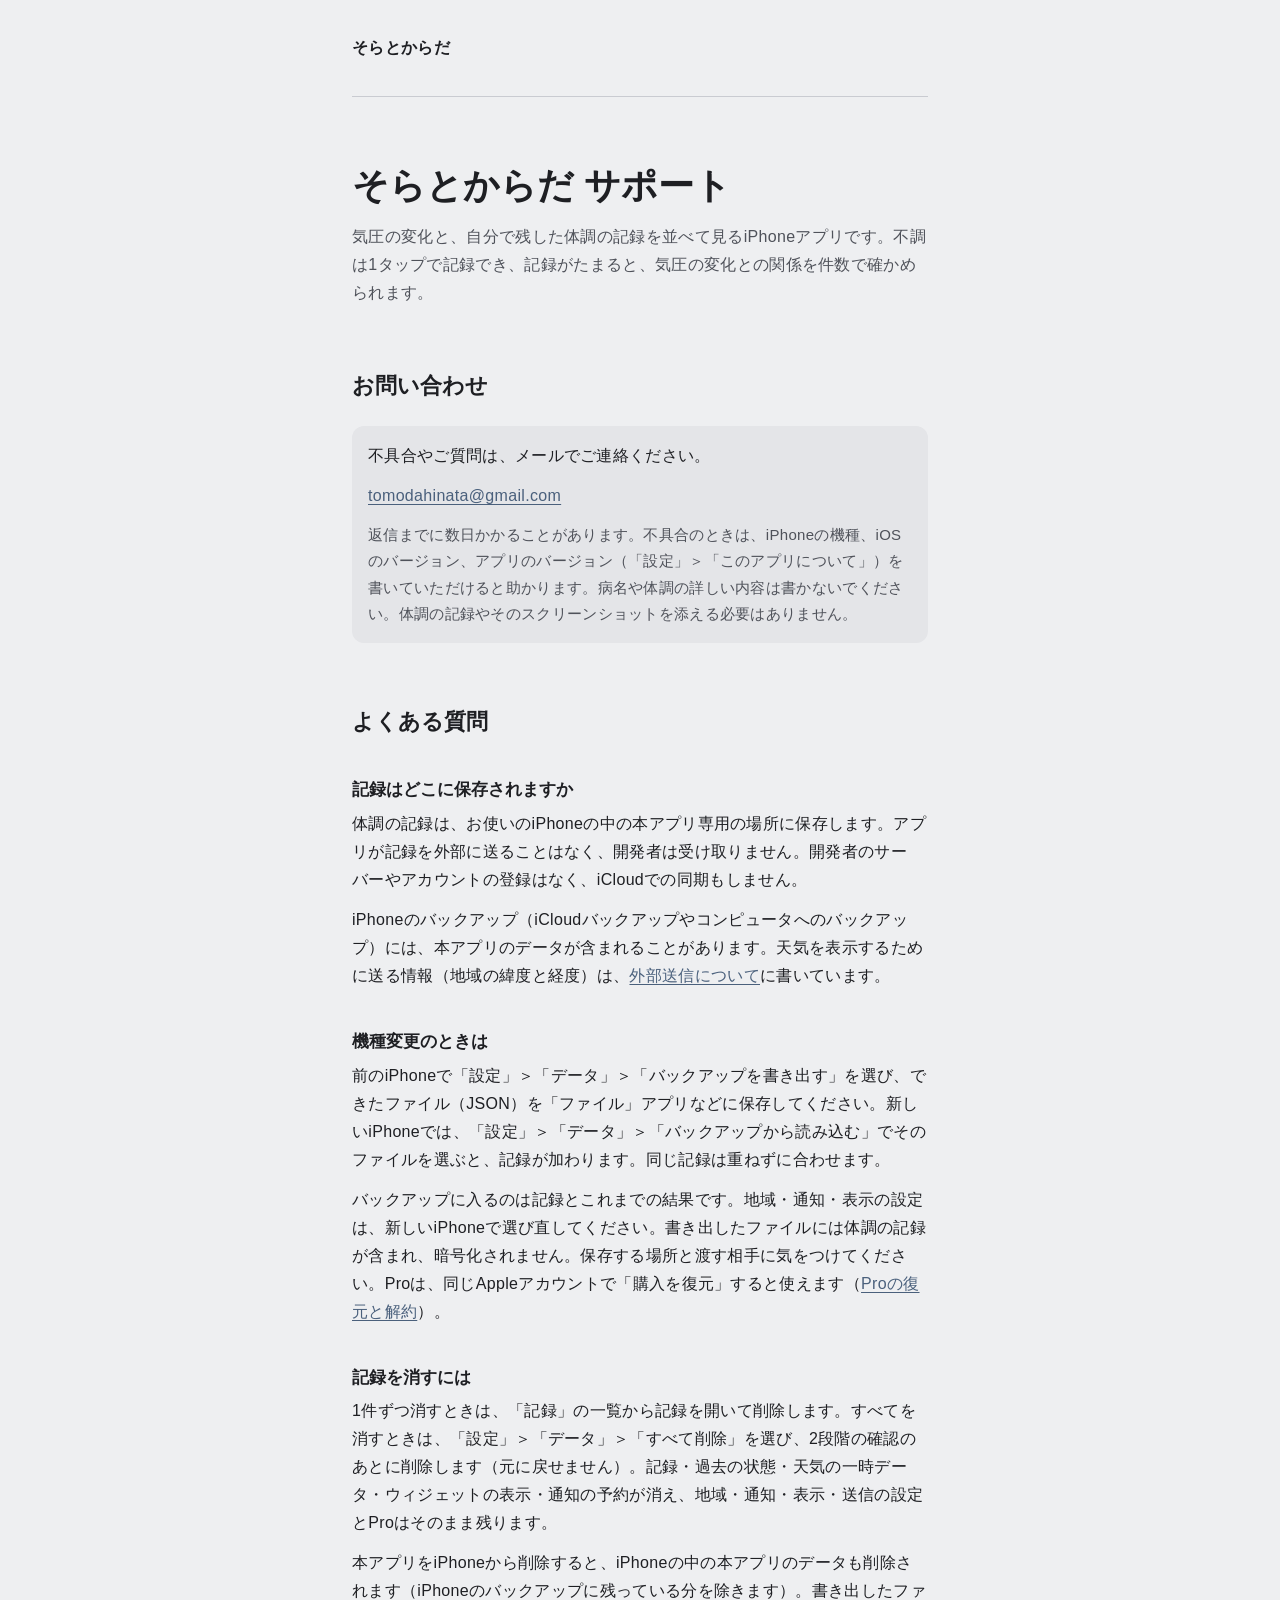
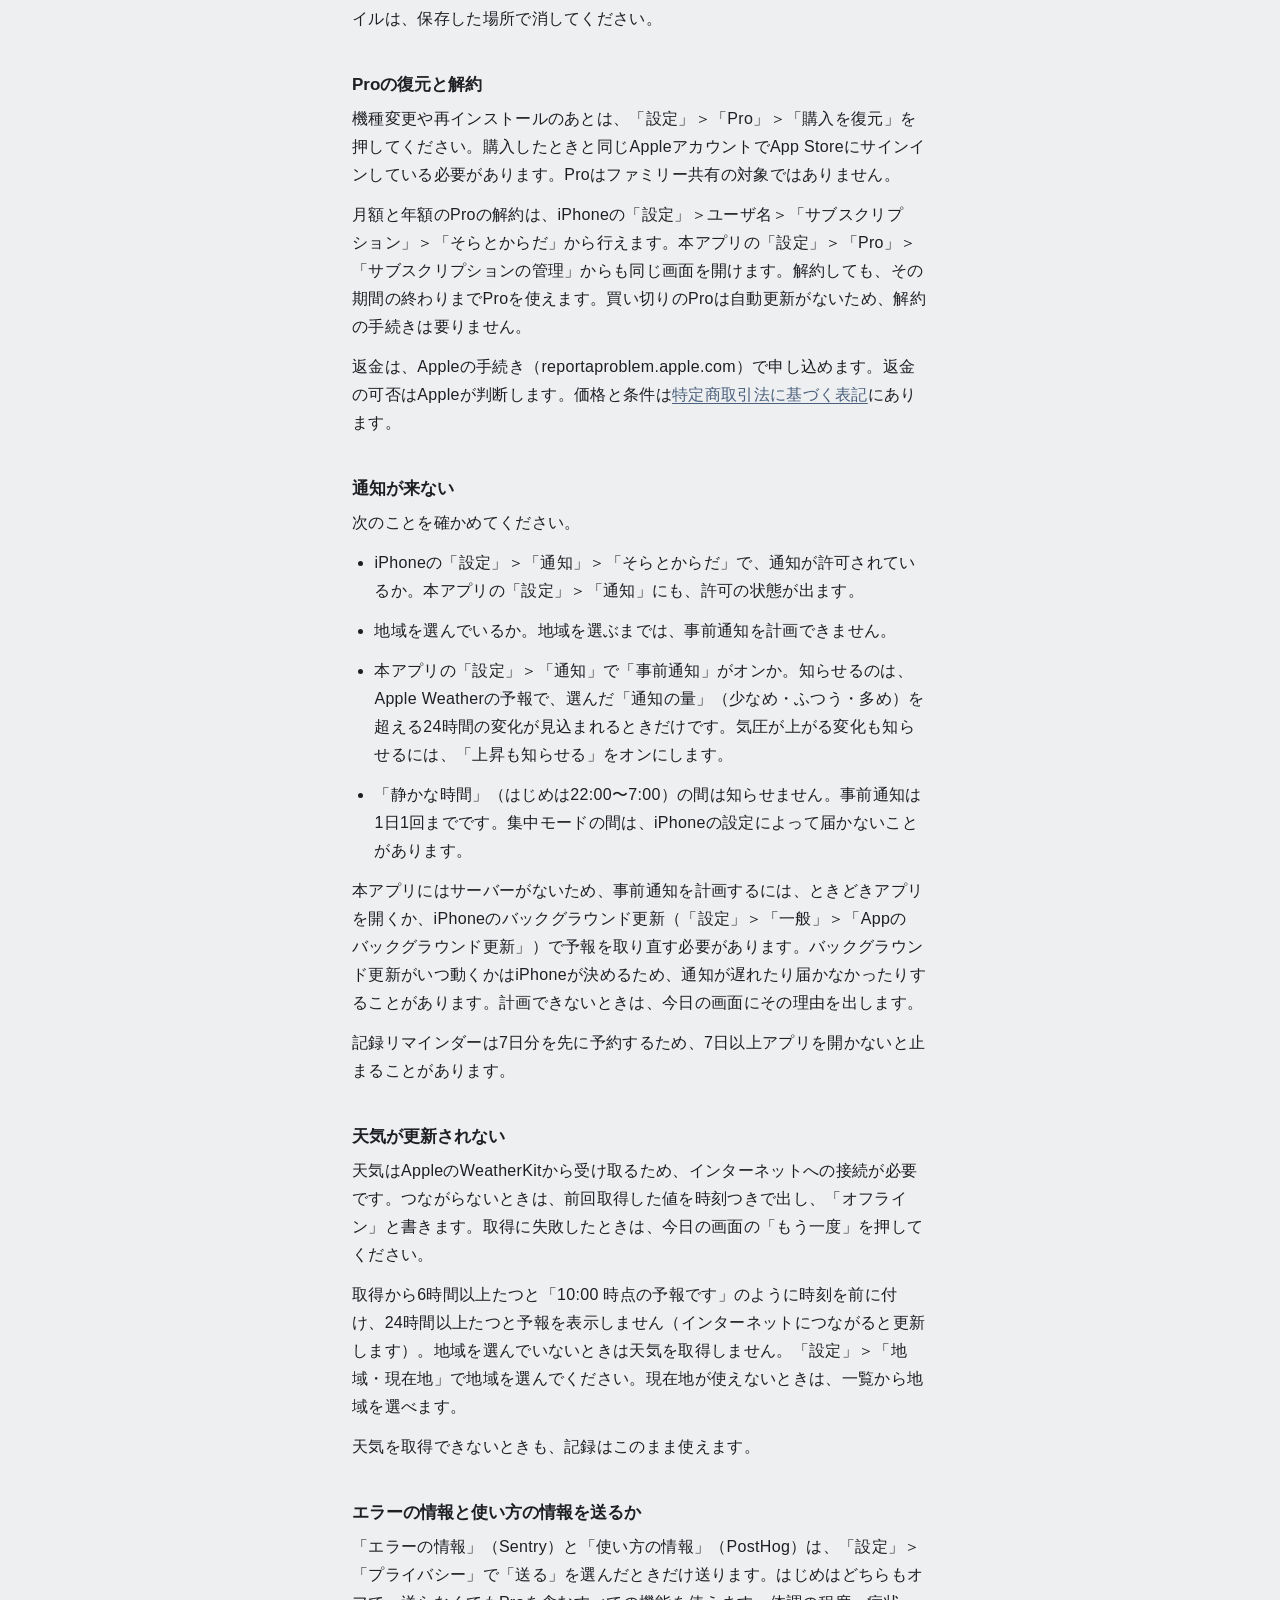
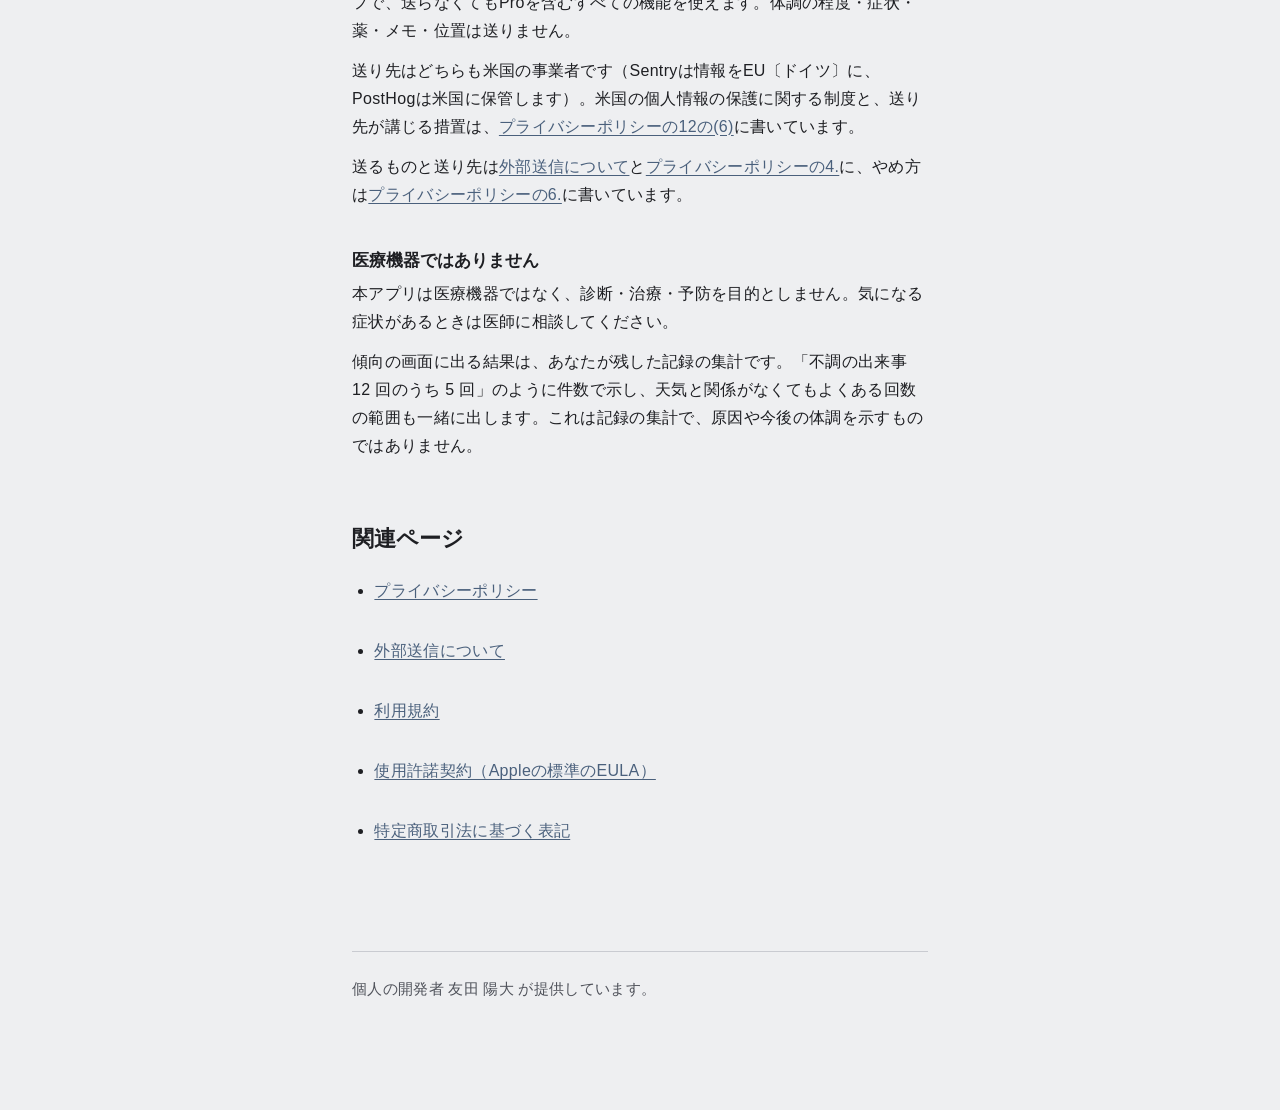
<file: index.html>
<!doctype html>
<html lang="ja">
<head>
<meta charset="utf-8">
<meta name="viewport" content="width=device-width, initial-scale=1">
<title>そらとからだ サポート</title>
<meta name="description" content="iPhoneアプリ「そらとからだ」のよくある質問と問い合わせ先です。">
<link rel="stylesheet" href="style.css">
</head>
<body>
<a class="skip" href="#main">本文へ移動</a>
<div class="page">
<header>
<a class="home" href="./">そらとからだ</a>
</header>
<main id="main">
<h1>そらとからだ サポート</h1>
<p class="lead">気圧の変化と、自分で残した体調の記録を並べて見るiPhoneアプリです。不調は1タップで記録でき、記録がたまると、気圧の変化との関係を件数で確かめられます。</p>

<h2 id="contact">お問い合わせ</h2>
<div class="contact">
<p>不具合やご質問は、メールでご連絡ください。</p>
<p><a href="mailto:tomodahinata@gmail.com">tomodahinata@gmail.com</a></p>
<p class="meta">返信までに数日かかることがあります。不具合のときは、iPhoneの機種、iOSのバージョン、アプリのバージョン（「設定」＞「このアプリについて」）を書いていただけると助かります。病名や体調の詳しい内容は書かないでください。体調の記録やそのスクリーンショットを添える必要はありません。</p>
</div>

<h2 id="faq">よくある質問</h2>

<h3 id="data">記録はどこに保存されますか</h3>
<p>体調の記録は、お使いのiPhoneの中の本アプリ専用の場所に保存します。アプリが記録を外部に送ることはなく、開発者は受け取りません。開発者のサーバーやアカウントの登録はなく、iCloudでの同期もしません。</p>
<p>iPhoneのバックアップ（iCloudバックアップやコンピュータへのバックアップ）には、本アプリのデータが含まれることがあります。天気を表示するために送る情報（地域の緯度と経度）は、<a href="external-transmission/">外部送信について</a>に書いています。</p>

<h3 id="new-iphone">機種変更のときは</h3>
<p>前のiPhoneで「設定」＞「データ」＞「バックアップを書き出す」を選び、できたファイル（JSON）を「ファイル」アプリなどに保存してください。新しいiPhoneでは、「設定」＞「データ」＞「バックアップから読み込む」でそのファイルを選ぶと、記録が加わります。同じ記録は重ねずに合わせます。</p>
<p>バックアップに入るのは記録とこれまでの結果です。地域・通知・表示の設定は、新しいiPhoneで選び直してください。書き出したファイルには体調の記録が含まれ、暗号化されません。保存する場所と渡す相手に気をつけてください。Proは、同じAppleアカウントで「購入を復元」すると使えます（<a href="#pro">Proの復元と解約</a>）。</p>

<h3 id="delete">記録を消すには</h3>
<p>1件ずつ消すときは、「記録」の一覧から記録を開いて削除します。すべてを消すときは、「設定」＞「データ」＞「すべて削除」を選び、2段階の確認のあとに削除します（元に戻せません）。記録・過去の状態・天気の一時データ・ウィジェットの表示・通知の予約が消え、地域・通知・表示・送信の設定とProはそのまま残ります。</p>
<p>本アプリをiPhoneから削除すると、iPhoneの中の本アプリのデータも削除されます（iPhoneのバックアップに残っている分を除きます）。書き出したファイルは、保存した場所で消してください。</p>

<h3 id="pro">Proの復元と解約</h3>
<p>機種変更や再インストールのあとは、「設定」＞「Pro」＞「購入を復元」を押してください。購入したときと同じAppleアカウントでApp Storeにサインインしている必要があります。Proはファミリー共有の対象ではありません。</p>
<p>月額と年額のProの解約は、iPhoneの「設定」＞ユーザ名＞「サブスクリプション」＞「そらとからだ」から行えます。本アプリの「設定」＞「Pro」＞「サブスクリプションの管理」からも同じ画面を開けます。解約しても、その期間の終わりまでProを使えます。買い切りのProは自動更新がないため、解約の手続きは要りません。</p>
<p>返金は、Appleの手続き（reportaproblem.apple.com）で申し込めます。返金の可否はAppleが判断します。価格と条件は<a href="tokushoho/">特定商取引法に基づく表記</a>にあります。</p>

<h3 id="notifications">通知が来ない</h3>
<p>次のことを確かめてください。</p>
<ul>
<li>iPhoneの「設定」＞「通知」＞「そらとからだ」で、通知が許可されているか。本アプリの「設定」＞「通知」にも、許可の状態が出ます。</li>
<li>地域を選んでいるか。地域を選ぶまでは、事前通知を計画できません。</li>
<li>本アプリの「設定」＞「通知」で「事前通知」がオンか。知らせるのは、Apple Weatherの予報で、選んだ「通知の量」（少なめ・ふつう・多め）を超える24時間の変化が見込まれるときだけです。気圧が上がる変化も知らせるには、「上昇も知らせる」をオンにします。</li>
<li>「静かな時間」（はじめは22:00〜7:00）の間は知らせません。事前通知は1日1回までです。集中モードの間は、iPhoneの設定によって届かないことがあります。</li>
</ul>
<p>本アプリにはサーバーがないため、事前通知を計画するには、ときどきアプリを開くか、iPhoneのバックグラウンド更新（「設定」＞「一般」＞「Appのバックグラウンド更新」）で予報を取り直す必要があります。バックグラウンド更新がいつ動くかはiPhoneが決めるため、通知が遅れたり届かなかったりすることがあります。計画できないときは、今日の画面にその理由を出します。</p>
<p>記録リマインダーは7日分を先に予約するため、7日以上アプリを開かないと止まることがあります。</p>

<h3 id="weather">天気が更新されない</h3>
<p>天気はAppleのWeatherKitから受け取るため、インターネットへの接続が必要です。つながらないときは、前回取得した値を時刻つきで出し、「オフライン」と書きます。取得に失敗したときは、今日の画面の「もう一度」を押してください。</p>
<p>取得から6時間以上たつと「10:00 時点の予報です」のように時刻を前に付け、24時間以上たつと予報を表示しません（インターネットにつながると更新します）。地域を選んでいないときは天気を取得しません。「設定」＞「地域・現在地」で地域を選んでください。現在地が使えないときは、一覧から地域を選べます。</p>
<p>天気を取得できないときも、記録はこのまま使えます。</p>

<h3 id="telemetry">エラーの情報と使い方の情報を送るか</h3>
<p>「エラーの情報」（Sentry）と「使い方の情報」（PostHog）は、「設定」＞「プライバシー」で「送る」を選んだときだけ送ります。はじめはどちらもオフで、送らなくてもProを含むすべての機能を使えます。体調の程度・症状・薬・メモ・位置は送りません。</p>
<p>送り先はどちらも米国の事業者です（Sentryは情報をEU〔ドイツ〕に、PostHogは米国に保管します）。米国の個人情報の保護に関する制度と、送り先が講じる措置は、<a href="privacy/#foreign">プライバシーポリシーの12の(6)</a>に書いています。</p>
<p>送るものと送り先は<a href="external-transmission/">外部送信について</a>と<a href="privacy/#sending">プライバシーポリシーの4.</a>に、やめ方は<a href="privacy/#choices">プライバシーポリシーの6.</a>に書いています。</p>

<h3 id="medical">医療機器ではありません</h3>
<p>本アプリは医療機器ではなく、診断・治療・予防を目的としません。気になる症状があるときは医師に相談してください。</p>
<p>傾向の画面に出る結果は、あなたが残した記録の集計です。「不調の出来事 12 回のうち 5 回」のように件数で示し、天気と関係がなくてもよくある回数の範囲も一緒に出します。これは記録の集計で、原因や今後の体調を示すものではありません。</p>

<h2 id="related">関連ページ</h2>
<ul class="related">
<li><a href="privacy/">プライバシーポリシー</a></li>
<li><a href="external-transmission/">外部送信について</a></li>
<li><a href="terms/">利用規約</a></li>
<li><a href="https://www.apple.com/legal/internet-services/itunes/dev/stdeula/">使用許諾契約（Appleの標準のEULA）</a></li>
<li><a href="tokushoho/">特定商取引法に基づく表記</a></li>
</ul>

<footer><p class="meta">個人の開発者 友田 陽大 が提供しています。</p></footer>
</main>
</div>
</body>
</html>
</file>
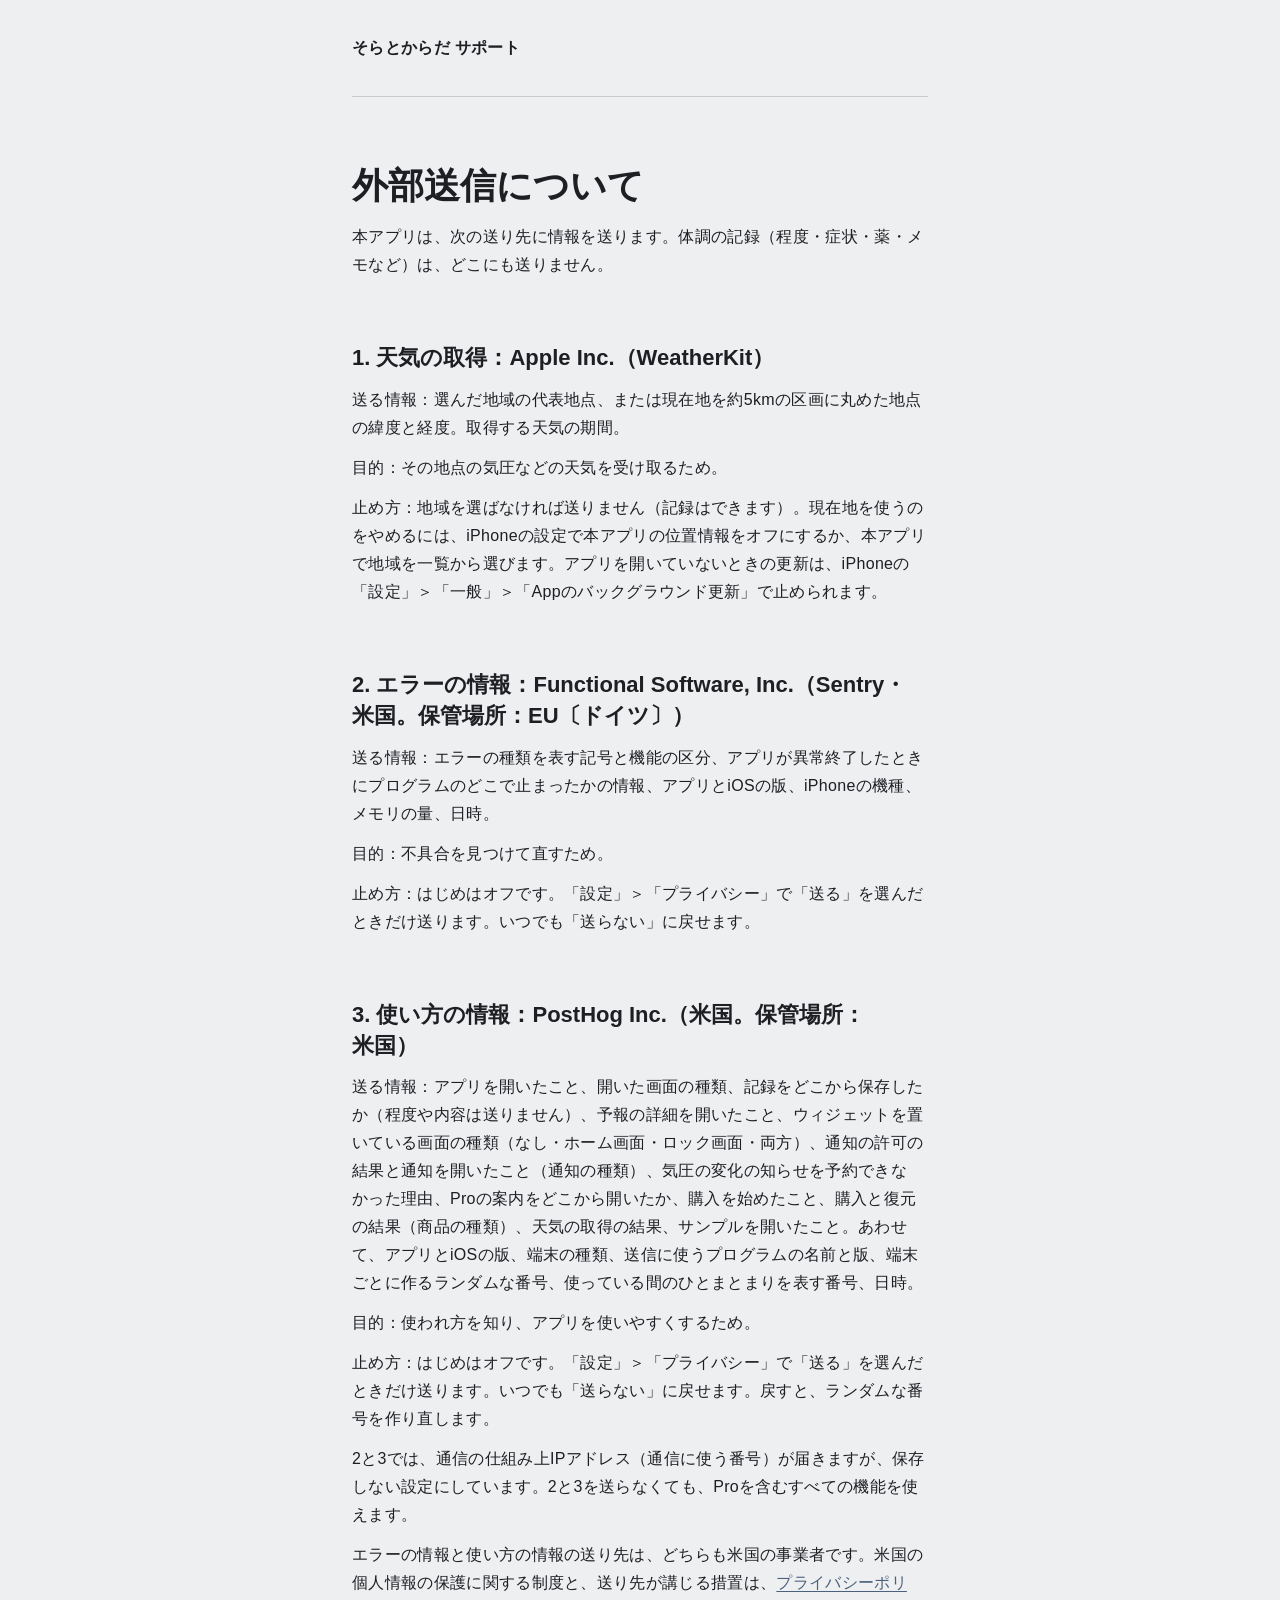
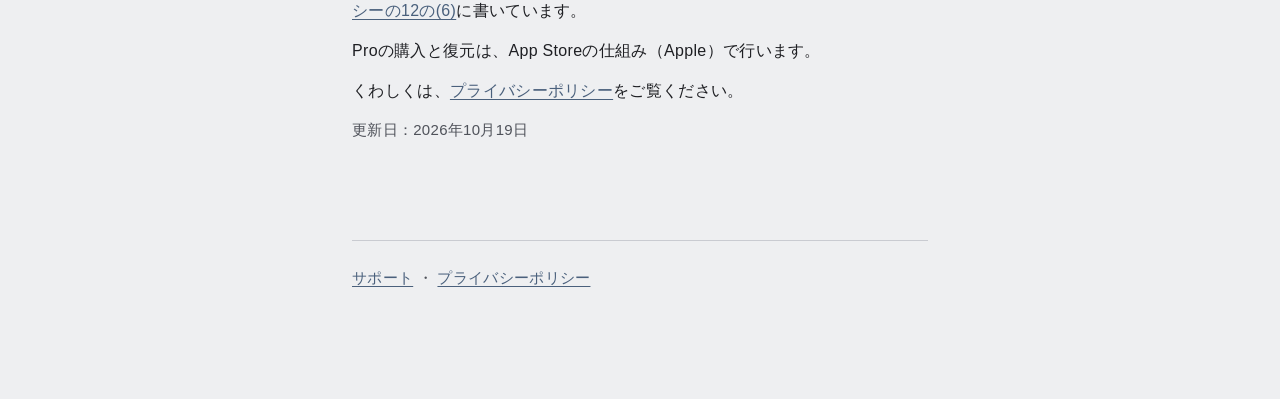
<file: external-transmission/index.html>
<!doctype html>
<html lang="ja">
<head>
<meta charset="utf-8">
<meta name="viewport" content="width=device-width, initial-scale=1">
<title>外部送信について | そらとからだ</title>
<meta name="description" content="iPhoneアプリ「そらとからだ」が外部に送る情報と送り先、止め方の一覧です。">
<link rel="stylesheet" href="../style.css">
</head>
<body>
<a class="skip" href="#main">本文へ移動</a>
<div class="page">
<header>
<a class="home" href="../">そらとからだ サポート</a>
</header>
<main id="main">
<h1>外部送信について</h1>
<p>本アプリは、次の送り先に情報を送ります。体調の記録（程度・症状・薬・メモなど）は、どこにも送りません。</p>

<h2 id="apple">1. 天気の取得：Apple Inc.（WeatherKit）</h2>
<p>送る情報：選んだ地域の代表地点、または現在地を約5kmの区画に丸めた地点の緯度と経度。取得する天気の期間。</p>
<p>目的：その地点の気圧などの天気を受け取るため。</p>
<p>止め方：地域を選ばなければ送りません（記録はできます）。現在地を使うのをやめるには、iPhoneの設定で本アプリの位置情報をオフにするか、本アプリで地域を一覧から選びます。アプリを開いていないときの更新は、iPhoneの「設定」＞「一般」＞「Appのバックグラウンド更新」で止められます。</p>

<h2 id="sentry">2. エラーの情報：Functional Software, Inc.（Sentry・米国。保管場所：EU〔ドイツ〕）</h2>
<p>送る情報：エラーの種類を表す記号と機能の区分、アプリが異常終了したときにプログラムのどこで止まったかの情報、アプリとiOSの版、iPhoneの機種、メモリの量、日時。</p>
<p>目的：不具合を見つけて直すため。</p>
<p>止め方：はじめはオフです。「設定」＞「プライバシー」で「送る」を選んだときだけ送ります。いつでも「送らない」に戻せます。</p>

<h2 id="posthog">3. 使い方の情報：PostHog Inc.（米国。保管場所：米国）</h2>
<p>送る情報：アプリを開いたこと、開いた画面の種類、記録をどこから保存したか（程度や内容は送りません）、予報の詳細を開いたこと、ウィジェットを置いている画面の種類（なし・ホーム画面・ロック画面・両方）、通知の許可の結果と通知を開いたこと（通知の種類）、気圧の変化の知らせを予約できなかった理由、Proの案内をどこから開いたか、購入を始めたこと、購入と復元の結果（商品の種類）、天気の取得の結果、サンプルを開いたこと。あわせて、アプリとiOSの版、端末の種類、送信に使うプログラムの名前と版、端末ごとに作るランダムな番号、使っている間のひとまとまりを表す番号、日時。</p>
<p>目的：使われ方を知り、アプリを使いやすくするため。</p>
<p>止め方：はじめはオフです。「設定」＞「プライバシー」で「送る」を選んだときだけ送ります。いつでも「送らない」に戻せます。戻すと、ランダムな番号を作り直します。</p>
<p>2と3では、通信の仕組み上IPアドレス（通信に使う番号）が届きますが、保存しない設定にしています。2と3を送らなくても、Proを含むすべての機能を使えます。</p>
<p>エラーの情報と使い方の情報の送り先は、どちらも米国の事業者です。米国の個人情報の保護に関する制度と、送り先が講じる措置は、<a href="../privacy/#foreign">プライバシーポリシーの12の(6)</a>に書いています。</p>
<p>Proの購入と復元は、App Storeの仕組み（Apple）で行います。</p>
<p>くわしくは、<a href="../privacy/">プライバシーポリシー</a>をご覧ください。</p>
<p class="meta">更新日：2026年10月19日</p>

<footer><p class="meta"><a href="../">サポート</a> ・ <a href="../privacy/">プライバシーポリシー</a></p></footer>
</main>
</div>
</body>
</html>
</file>
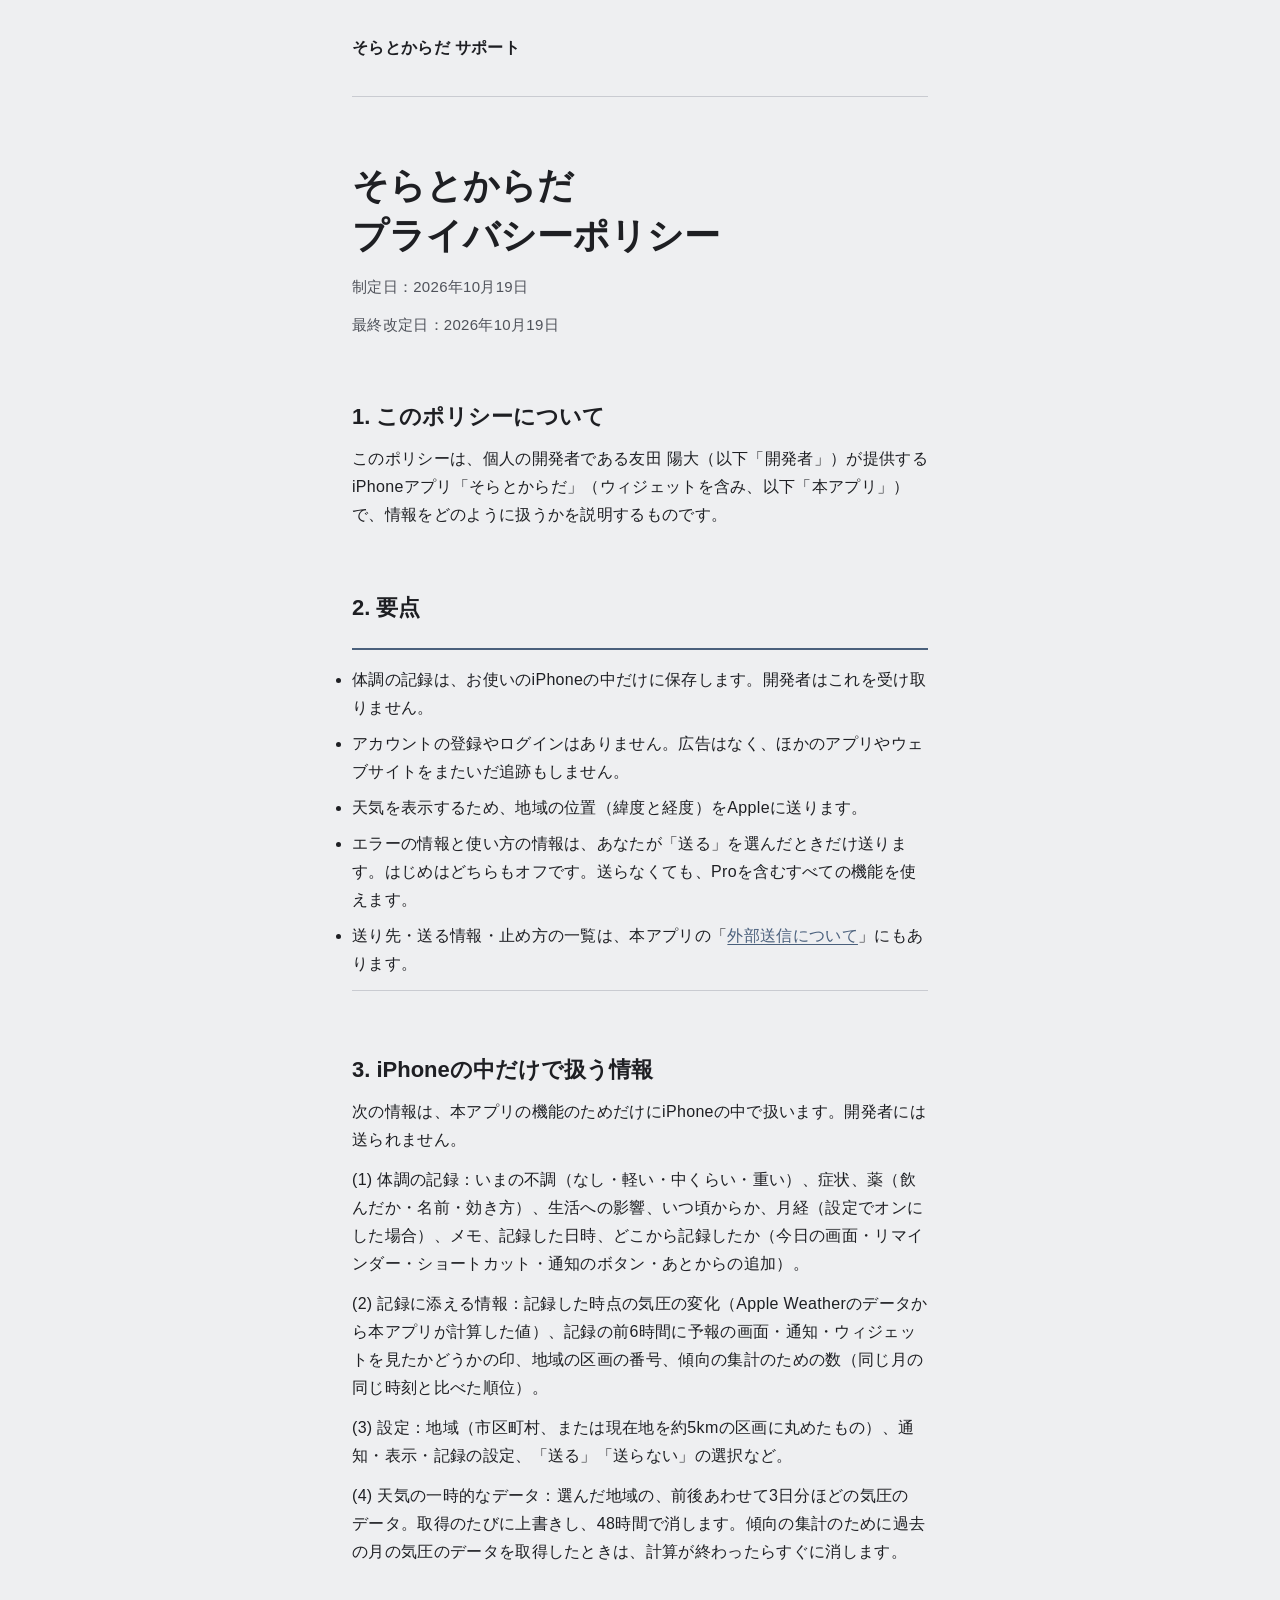
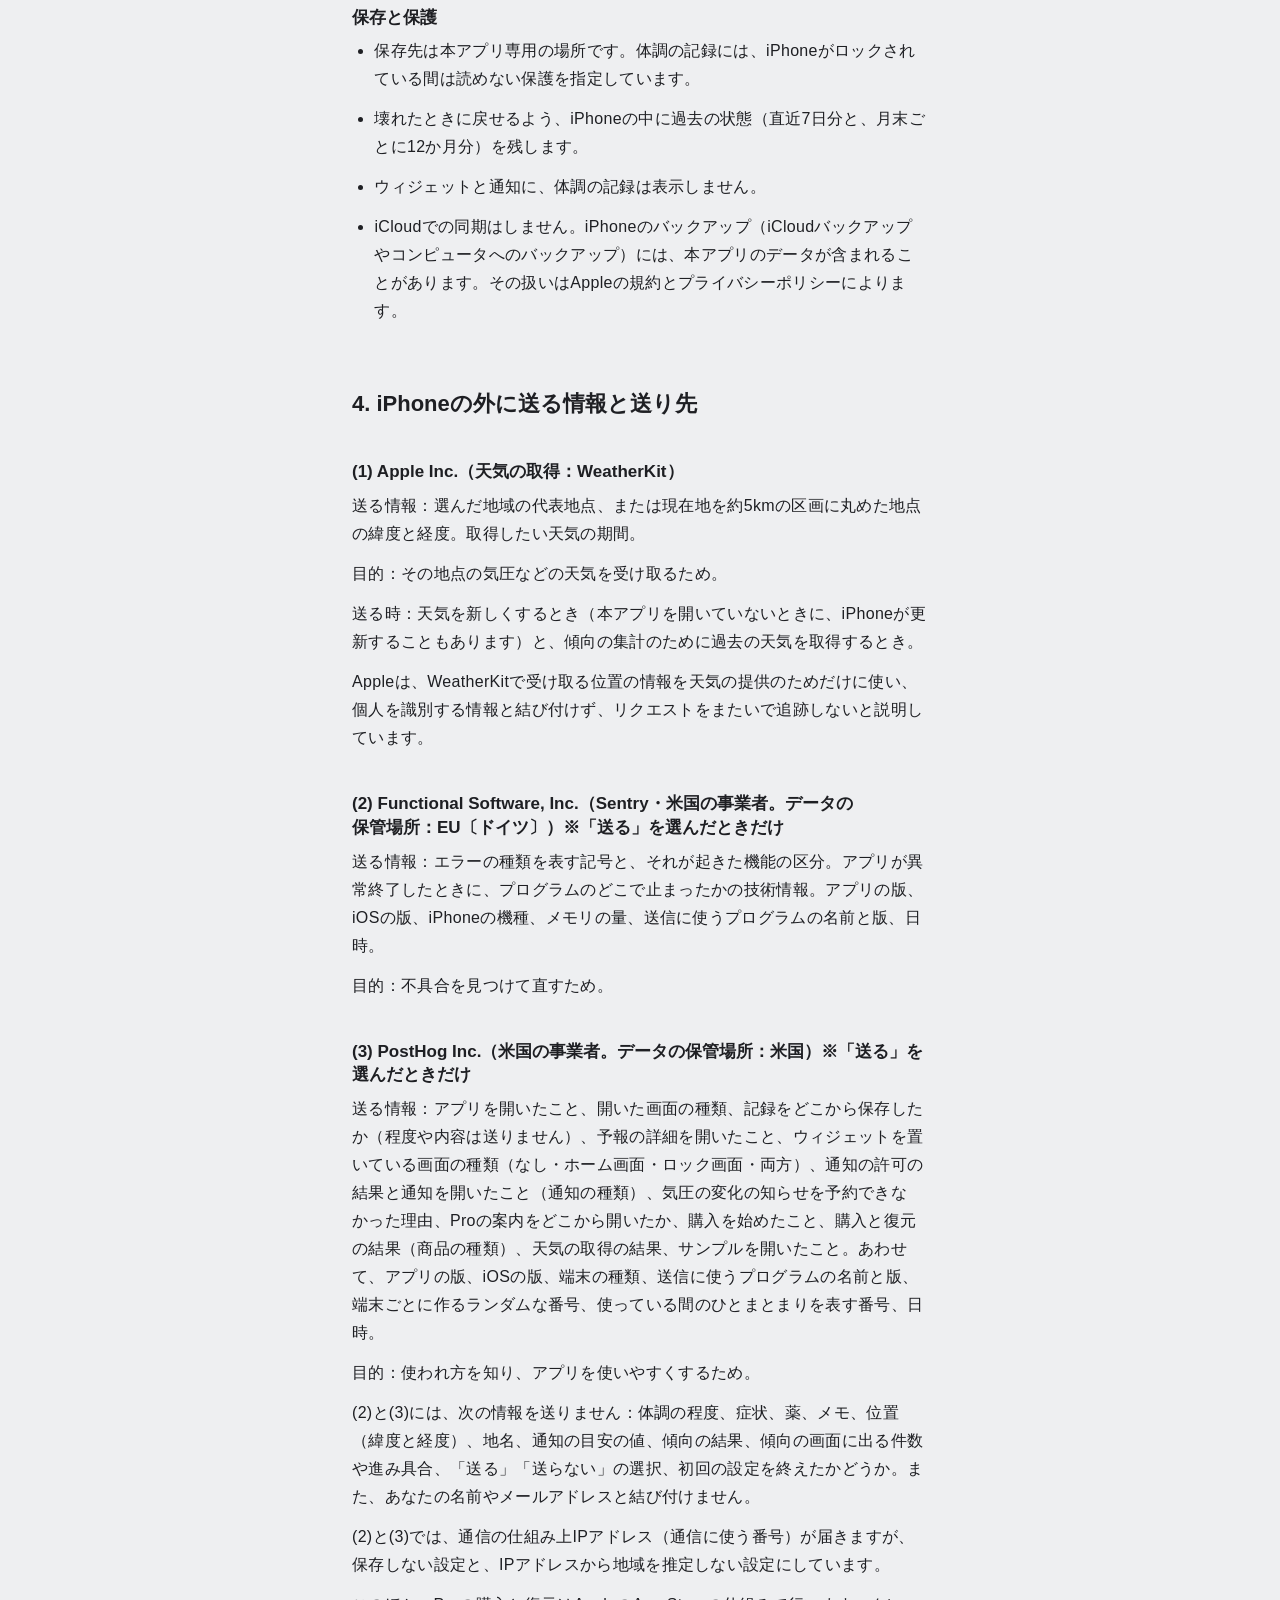
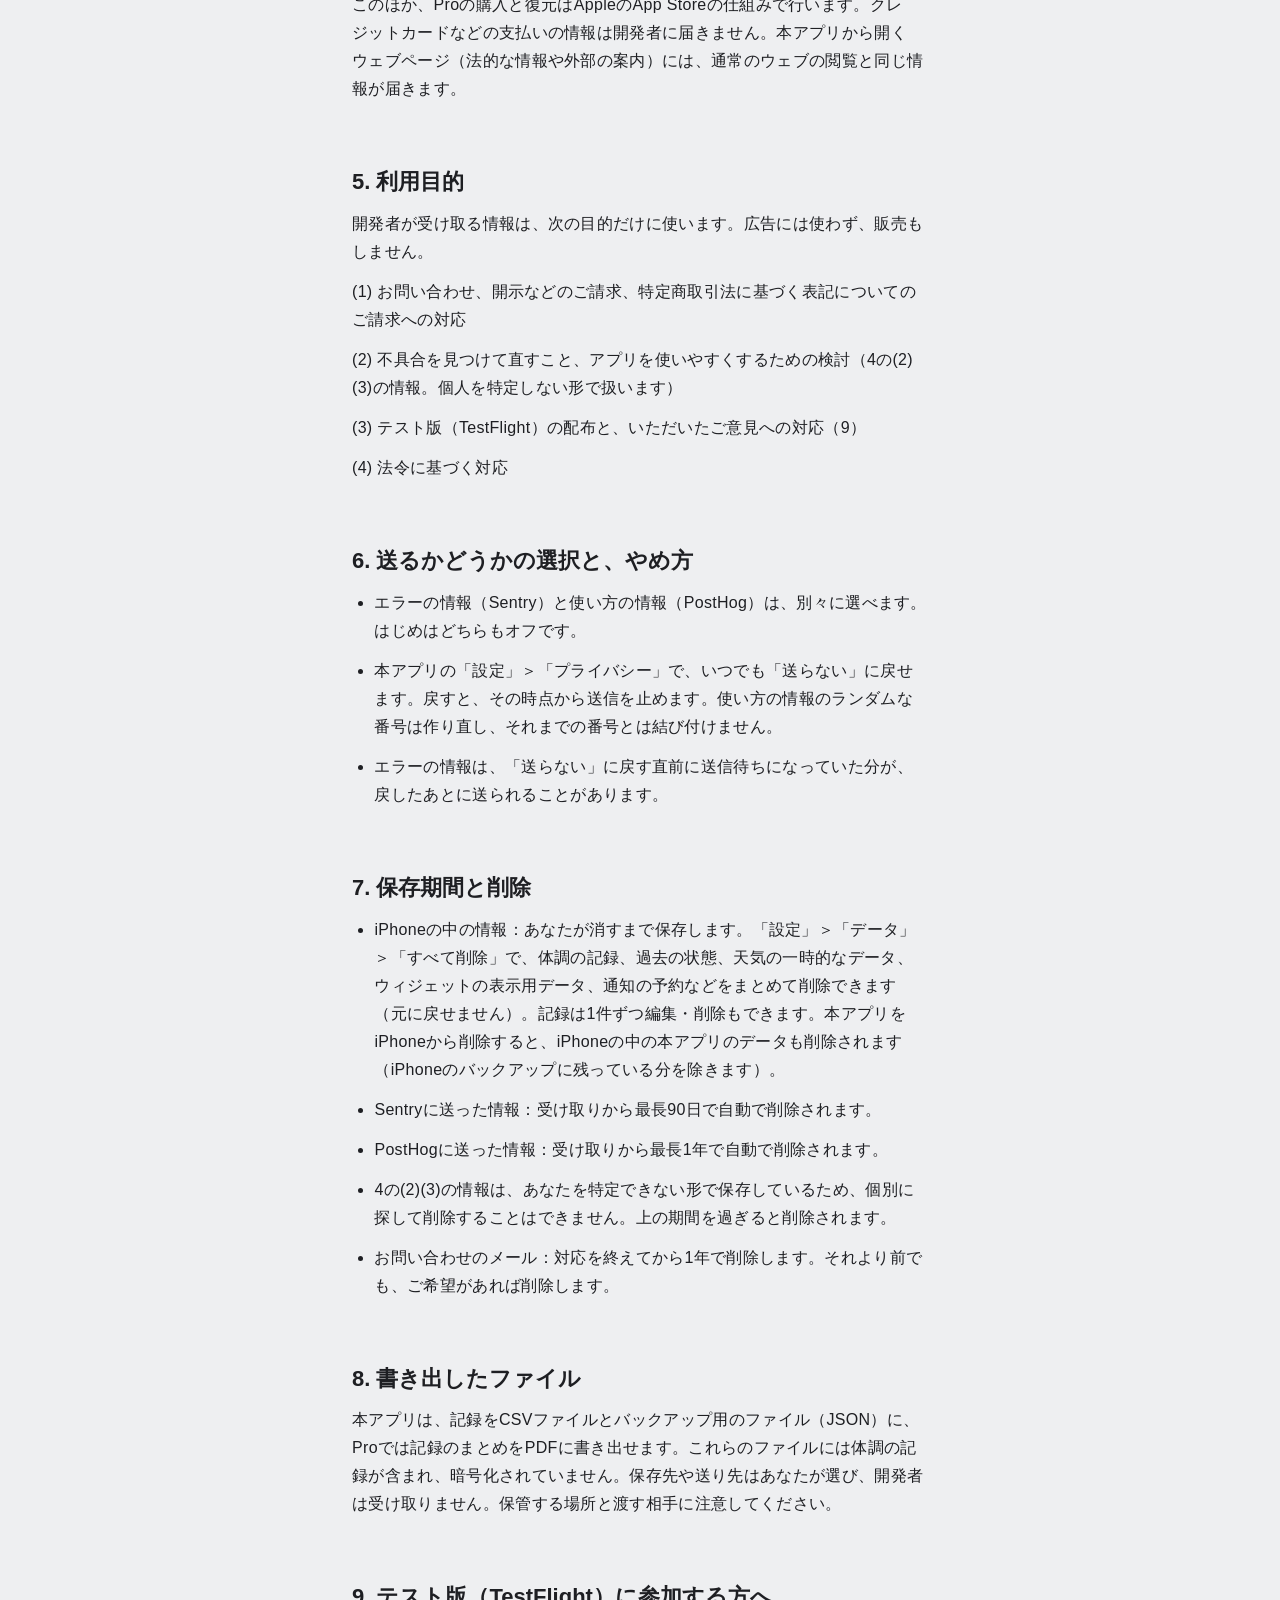
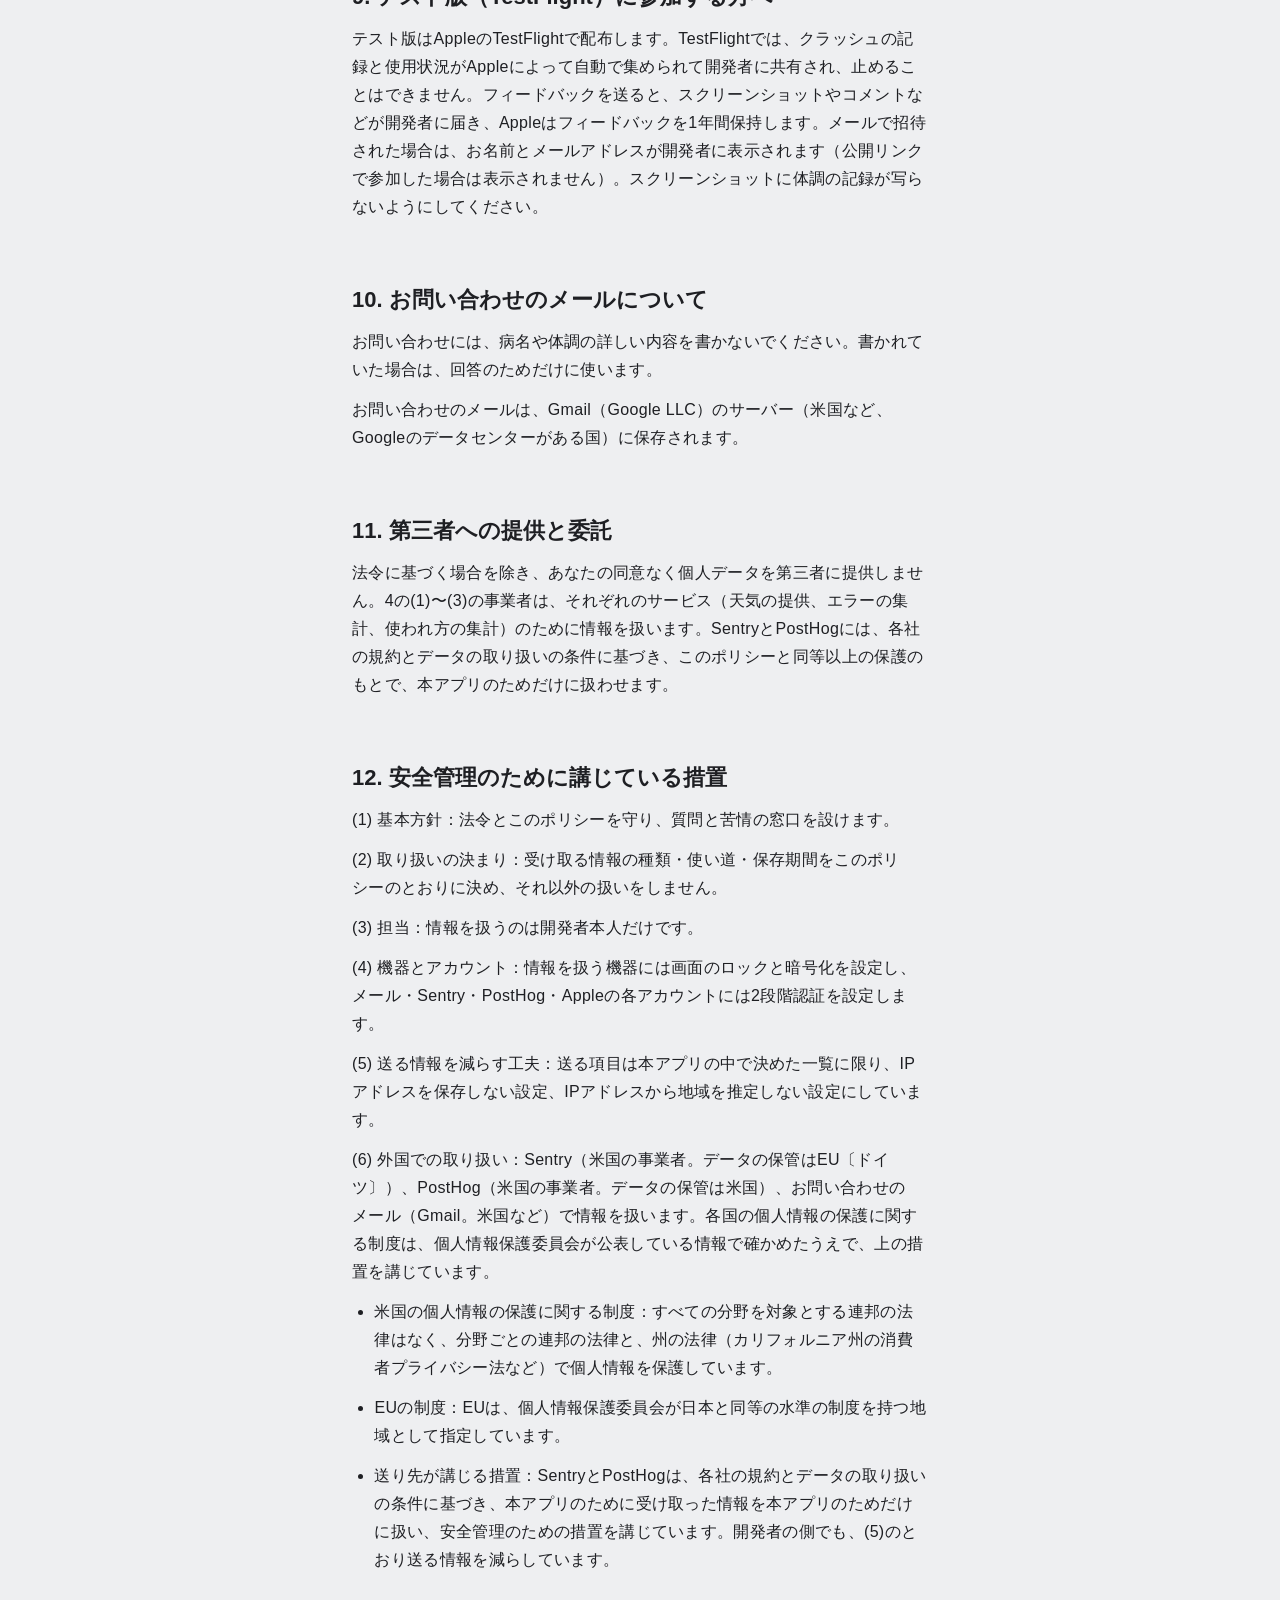
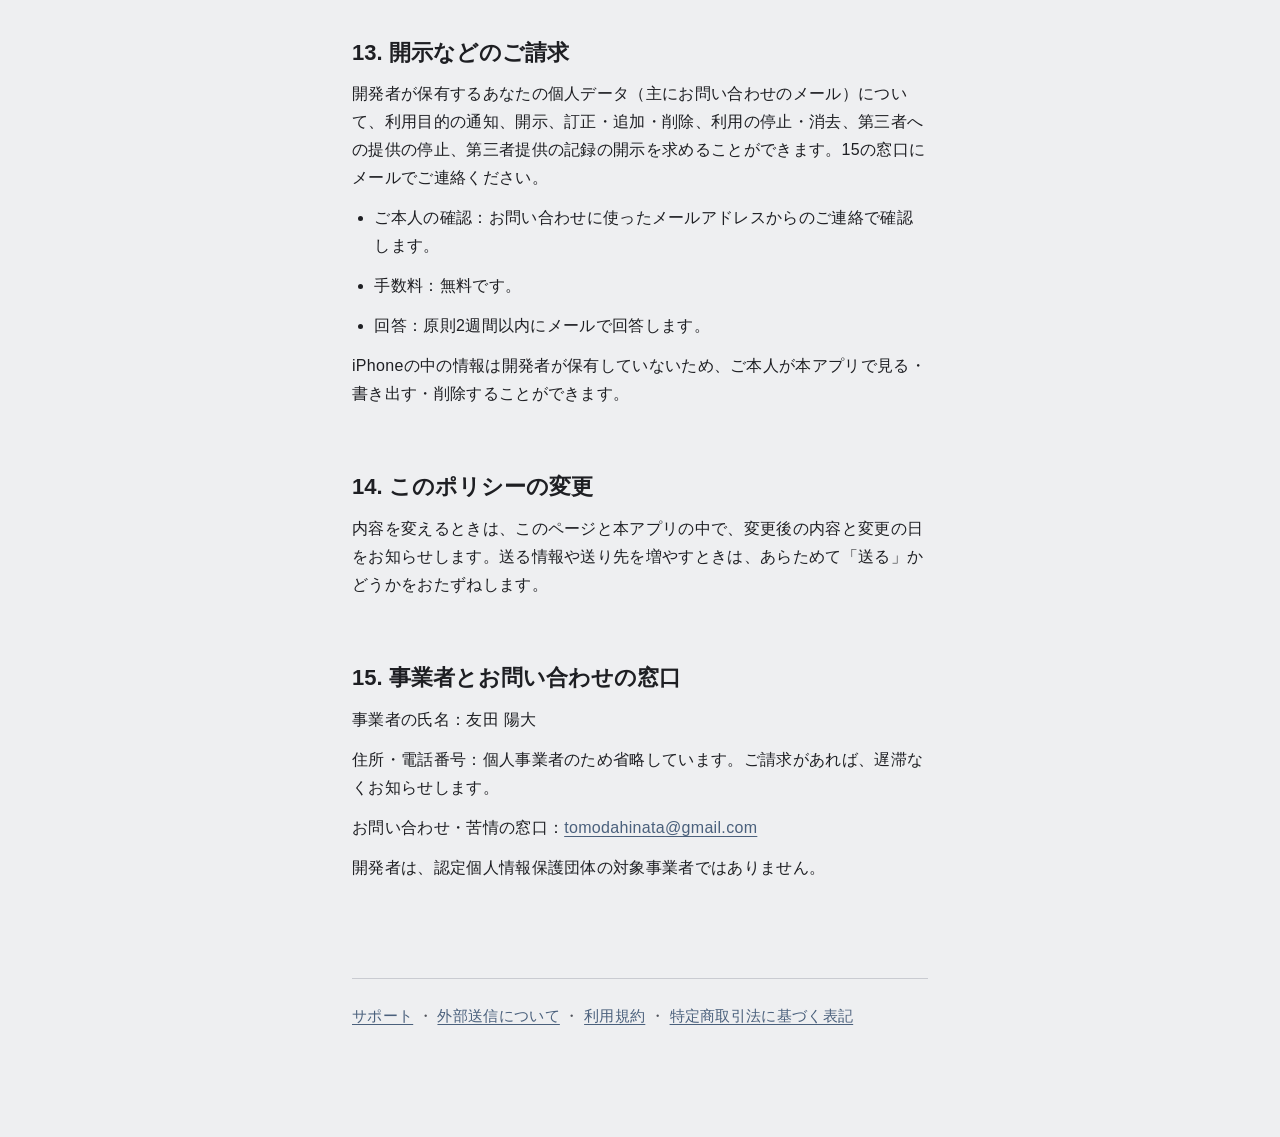
<file: privacy/index.html>
<!doctype html>
<html lang="ja">
<head>
<meta charset="utf-8">
<meta name="viewport" content="width=device-width, initial-scale=1">
<title>プライバシーポリシー | そらとからだ</title>
<meta name="description" content="iPhoneアプリ「そらとからだ」が情報をどのように扱うかの説明です。">
<link rel="stylesheet" href="../style.css">
</head>
<body>
<a class="skip" href="#main">本文へ移動</a>
<div class="page">
<header>
<a class="home" href="../">そらとからだ サポート</a>
</header>
<main id="main">
<h1>そらとからだ プライバシーポリシー</h1>
<p class="meta">制定日：2026年10月19日</p>
<p class="meta">最終改定日：2026年10月19日</p>

<h2 id="about">1. このポリシーについて</h2>
<p>このポリシーは、個人の開発者である友田 陽大（以下「開発者」）が提供するiPhoneアプリ「そらとからだ」（ウィジェットを含み、以下「本アプリ」）で、情報をどのように扱うかを説明するものです。</p>

<h2 id="summary">2. 要点</h2>
<ul class="summary">
<li>体調の記録は、お使いのiPhoneの中だけに保存します。開発者はこれを受け取りません。</li>
<li>アカウントの登録やログインはありません。広告はなく、ほかのアプリやウェブサイトをまたいだ追跡もしません。</li>
<li>天気を表示するため、地域の位置（緯度と経度）をAppleに送ります。</li>
<li>エラーの情報と使い方の情報は、あなたが「送る」を選んだときだけ送ります。はじめはどちらもオフです。送らなくても、Proを含むすべての機能を使えます。</li>
<li>送り先・送る情報・止め方の一覧は、本アプリの「<a href="../external-transmission/">外部送信について</a>」にもあります。</li>
</ul>

<h2 id="on-device">3. iPhoneの中だけで扱う情報</h2>
<p>次の情報は、本アプリの機能のためだけにiPhoneの中で扱います。開発者には送られません。</p>
<p>(1) 体調の記録：いまの不調（なし・軽い・中くらい・重い）、症状、薬（飲んだか・名前・効き方）、生活への影響、いつ頃からか、月経（設定でオンにした場合）、メモ、記録した日時、どこから記録したか（今日の画面・リマインダー・ショートカット・通知のボタン・あとからの追加）。</p>
<p>(2) 記録に添える情報：記録した時点の気圧の変化（Apple Weatherのデータから本アプリが計算した値）、記録の前6時間に予報の画面・通知・ウィジェットを見たかどうかの印、地域の区画の番号、傾向の集計のための数（同じ月の同じ時刻と比べた順位）。</p>
<p>(3) 設定：地域（市区町村、または現在地を約5kmの区画に丸めたもの）、通知・表示・記録の設定、「送る」「送らない」の選択など。</p>
<p>(4) 天気の一時的なデータ：選んだ地域の、前後あわせて3日分ほどの気圧のデータ。取得のたびに上書きし、48時間で消します。傾向の集計のために過去の月の気圧のデータを取得したときは、計算が終わったらすぐに消します。</p>
<h3>保存と保護</h3>
<ul>
<li>保存先は本アプリ専用の場所です。体調の記録には、iPhoneがロックされている間は読めない保護を指定しています。</li>
<li>壊れたときに戻せるよう、iPhoneの中に過去の状態（直近7日分と、月末ごとに12か月分）を残します。</li>
<li>ウィジェットと通知に、体調の記録は表示しません。</li>
<li>iCloudでの同期はしません。iPhoneのバックアップ（iCloudバックアップやコンピュータへのバックアップ）には、本アプリのデータが含まれることがあります。その扱いはAppleの規約とプライバシーポリシーによります。</li>
</ul>

<h2 id="sending">4. iPhoneの外に送る情報と送り先</h2>
<h3>(1) Apple Inc.（天気の取得：WeatherKit）</h3>
<p>送る情報：選んだ地域の代表地点、または現在地を約5kmの区画に丸めた地点の緯度と経度。取得したい天気の期間。</p>
<p>目的：その地点の気圧などの天気を受け取るため。</p>
<p>送る時：天気を新しくするとき（本アプリを開いていないときに、iPhoneが更新することもあります）と、傾向の集計のために過去の天気を取得するとき。</p>
<p>Appleは、WeatherKitで受け取る位置の情報を天気の提供のためだけに使い、個人を識別する情報と結び付けず、リクエストをまたいで追跡しないと説明しています。</p>
<h3>(2) Functional Software, Inc.（Sentry・米国の事業者。データの保管場所：EU〔ドイツ〕）※「送る」を選んだときだけ</h3>
<p>送る情報：エラーの種類を表す記号と、それが起きた機能の区分。アプリが異常終了したときに、プログラムのどこで止まったかの技術情報。アプリの版、iOSの版、iPhoneの機種、メモリの量、送信に使うプログラムの名前と版、日時。</p>
<p>目的：不具合を見つけて直すため。</p>
<h3>(3) PostHog Inc.（米国の事業者。データの保管場所：米国）※「送る」を選んだときだけ</h3>
<p>送る情報：アプリを開いたこと、開いた画面の種類、記録をどこから保存したか（程度や内容は送りません）、予報の詳細を開いたこと、ウィジェットを置いている画面の種類（なし・ホーム画面・ロック画面・両方）、通知の許可の結果と通知を開いたこと（通知の種類）、気圧の変化の知らせを予約できなかった理由、Proの案内をどこから開いたか、購入を始めたこと、購入と復元の結果（商品の種類）、天気の取得の結果、サンプルを開いたこと。あわせて、アプリの版、iOSの版、端末の種類、送信に使うプログラムの名前と版、端末ごとに作るランダムな番号、使っている間のひとまとまりを表す番号、日時。</p>
<p>目的：使われ方を知り、アプリを使いやすくするため。</p>
<p>(2)と(3)には、次の情報を送りません：体調の程度、症状、薬、メモ、位置（緯度と経度）、地名、通知の目安の値、傾向の結果、傾向の画面に出る件数や進み具合、「送る」「送らない」の選択、初回の設定を終えたかどうか。また、あなたの名前やメールアドレスと結び付けません。</p>
<p>(2)と(3)では、通信の仕組み上IPアドレス（通信に使う番号）が届きますが、保存しない設定と、IPアドレスから地域を推定しない設定にしています。</p>
<p>このほか、Proの購入と復元はAppleのApp Storeの仕組みで行います。クレジットカードなどの支払いの情報は開発者に届きません。本アプリから開くウェブページ（法的な情報や外部の案内）には、通常のウェブの閲覧と同じ情報が届きます。</p>

<h2 id="purposes">5. 利用目的</h2>
<p>開発者が受け取る情報は、次の目的だけに使います。広告には使わず、販売もしません。</p>
<p>(1) お問い合わせ、開示などのご請求、特定商取引法に基づく表記についてのご請求への対応</p>
<p>(2) 不具合を見つけて直すこと、アプリを使いやすくするための検討（4の(2)(3)の情報。個人を特定しない形で扱います）</p>
<p>(3) テスト版（TestFlight）の配布と、いただいたご意見への対応（9）</p>
<p>(4) 法令に基づく対応</p>

<h2 id="choices">6. 送るかどうかの選択と、やめ方</h2>
<ul>
<li>エラーの情報（Sentry）と使い方の情報（PostHog）は、別々に選べます。はじめはどちらもオフです。</li>
<li>本アプリの「設定」＞「プライバシー」で、いつでも「送らない」に戻せます。戻すと、その時点から送信を止めます。使い方の情報のランダムな番号は作り直し、それまでの番号とは結び付けません。</li>
<li>エラーの情報は、「送らない」に戻す直前に送信待ちになっていた分が、戻したあとに送られることがあります。</li>
</ul>

<h2 id="retention">7. 保存期間と削除</h2>
<ul>
<li>iPhoneの中の情報：あなたが消すまで保存します。「設定」＞「データ」＞「すべて削除」で、体調の記録、過去の状態、天気の一時的なデータ、ウィジェットの表示用データ、通知の予約などをまとめて削除できます（元に戻せません）。記録は1件ずつ編集・削除もできます。本アプリをiPhoneから削除すると、iPhoneの中の本アプリのデータも削除されます（iPhoneのバックアップに残っている分を除きます）。</li>
<li>Sentryに送った情報：受け取りから最長90日で自動で削除されます。</li>
<li>PostHogに送った情報：受け取りから最長1年で自動で削除されます。</li>
<li>4の(2)(3)の情報は、あなたを特定できない形で保存しているため、個別に探して削除することはできません。上の期間を過ぎると削除されます。</li>
<li>お問い合わせのメール：対応を終えてから1年で削除します。それより前でも、ご希望があれば削除します。</li>
</ul>

<h2 id="exports">8. 書き出したファイル</h2>
<p>本アプリは、記録をCSVファイルとバックアップ用のファイル（JSON）に、Proでは記録のまとめをPDFに書き出せます。これらのファイルには体調の記録が含まれ、暗号化されていません。保存先や送り先はあなたが選び、開発者は受け取りません。保管する場所と渡す相手に注意してください。</p>

<h2 id="testflight">9. テスト版（TestFlight）に参加する方へ</h2>
<p>テスト版はAppleのTestFlightで配布します。TestFlightでは、クラッシュの記録と使用状況がAppleによって自動で集められて開発者に共有され、止めることはできません。フィードバックを送ると、スクリーンショットやコメントなどが開発者に届き、Appleはフィードバックを1年間保持します。メールで招待された場合は、お名前とメールアドレスが開発者に表示されます（公開リンクで参加した場合は表示されません）。スクリーンショットに体調の記録が写らないようにしてください。</p>

<h2 id="contact-mail">10. お問い合わせのメールについて</h2>
<p>お問い合わせには、病名や体調の詳しい内容を書かないでください。書かれていた場合は、回答のためだけに使います。</p>
<p>お問い合わせのメールは、Gmail（Google LLC）のサーバー（米国など、Googleのデータセンターがある国）に保存されます。</p>

<h2 id="third-parties">11. 第三者への提供と委託</h2>
<p>法令に基づく場合を除き、あなたの同意なく個人データを第三者に提供しません。4の(1)〜(3)の事業者は、それぞれのサービス（天気の提供、エラーの集計、使われ方の集計）のために情報を扱います。SentryとPostHogには、各社の規約とデータの取り扱いの条件に基づき、このポリシーと同等以上の保護のもとで、本アプリのためだけに扱わせます。</p>

<h2 id="security">12. 安全管理のために講じている措置</h2>
<p>(1) 基本方針：法令とこのポリシーを守り、質問と苦情の窓口を設けます。</p>
<p>(2) 取り扱いの決まり：受け取る情報の種類・使い道・保存期間をこのポリシーのとおりに決め、それ以外の扱いをしません。</p>
<p>(3) 担当：情報を扱うのは開発者本人だけです。</p>
<p>(4) 機器とアカウント：情報を扱う機器には画面のロックと暗号化を設定し、メール・Sentry・PostHog・Appleの各アカウントには2段階認証を設定します。</p>
<p>(5) 送る情報を減らす工夫：送る項目は本アプリの中で決めた一覧に限り、IPアドレスを保存しない設定、IPアドレスから地域を推定しない設定にしています。</p>
<p id="foreign">(6) 外国での取り扱い：Sentry（米国の事業者。データの保管はEU〔ドイツ〕）、PostHog（米国の事業者。データの保管は米国）、お問い合わせのメール（Gmail。米国など）で情報を扱います。各国の個人情報の保護に関する制度は、個人情報保護委員会が公表している情報で確かめたうえで、上の措置を講じています。</p>
<ul>
<li>米国の個人情報の保護に関する制度：すべての分野を対象とする連邦の法律はなく、分野ごとの連邦の法律と、州の法律（カリフォルニア州の消費者プライバシー法など）で個人情報を保護しています。</li>
<li>EUの制度：EUは、個人情報保護委員会が日本と同等の水準の制度を持つ地域として指定しています。</li>
<li>送り先が講じる措置：SentryとPostHogは、各社の規約とデータの取り扱いの条件に基づき、本アプリのために受け取った情報を本アプリのためだけに扱い、安全管理のための措置を講じています。開発者の側でも、(5)のとおり送る情報を減らしています。</li>
</ul>

<h2 id="requests">13. 開示などのご請求</h2>
<p>開発者が保有するあなたの個人データ（主にお問い合わせのメール）について、利用目的の通知、開示、訂正・追加・削除、利用の停止・消去、第三者への提供の停止、第三者提供の記録の開示を求めることができます。15の窓口にメールでご連絡ください。</p>
<ul>
<li>ご本人の確認：お問い合わせに使ったメールアドレスからのご連絡で確認します。</li>
<li>手数料：無料です。</li>
<li>回答：原則2週間以内にメールで回答します。</li>
</ul>
<p>iPhoneの中の情報は開発者が保有していないため、ご本人が本アプリで見る・書き出す・削除することができます。</p>

<h2 id="changes">14. このポリシーの変更</h2>
<p>内容を変えるときは、このページと本アプリの中で、変更後の内容と変更の日をお知らせします。送る情報や送り先を増やすときは、あらためて「送る」かどうかをおたずねします。</p>

<h2 id="operator">15. 事業者とお問い合わせの窓口</h2>
<p>事業者の氏名：友田 陽大</p>
<p>住所・電話番号：個人事業者のため省略しています。ご請求があれば、遅滞なくお知らせします。</p>
<p>お問い合わせ・苦情の窓口：<a href="mailto:tomodahinata@gmail.com">tomodahinata@gmail.com</a></p>
<p>開発者は、認定個人情報保護団体の対象事業者ではありません。</p>

<footer><p class="meta"><a href="../">サポート</a> ・ <a href="../external-transmission/">外部送信について</a> ・ <a href="../terms/">利用規約</a> ・ <a href="../tokushoho/">特定商取引法に基づく表記</a></p></footer>
</main>
</div>
</body>
</html>
</file>
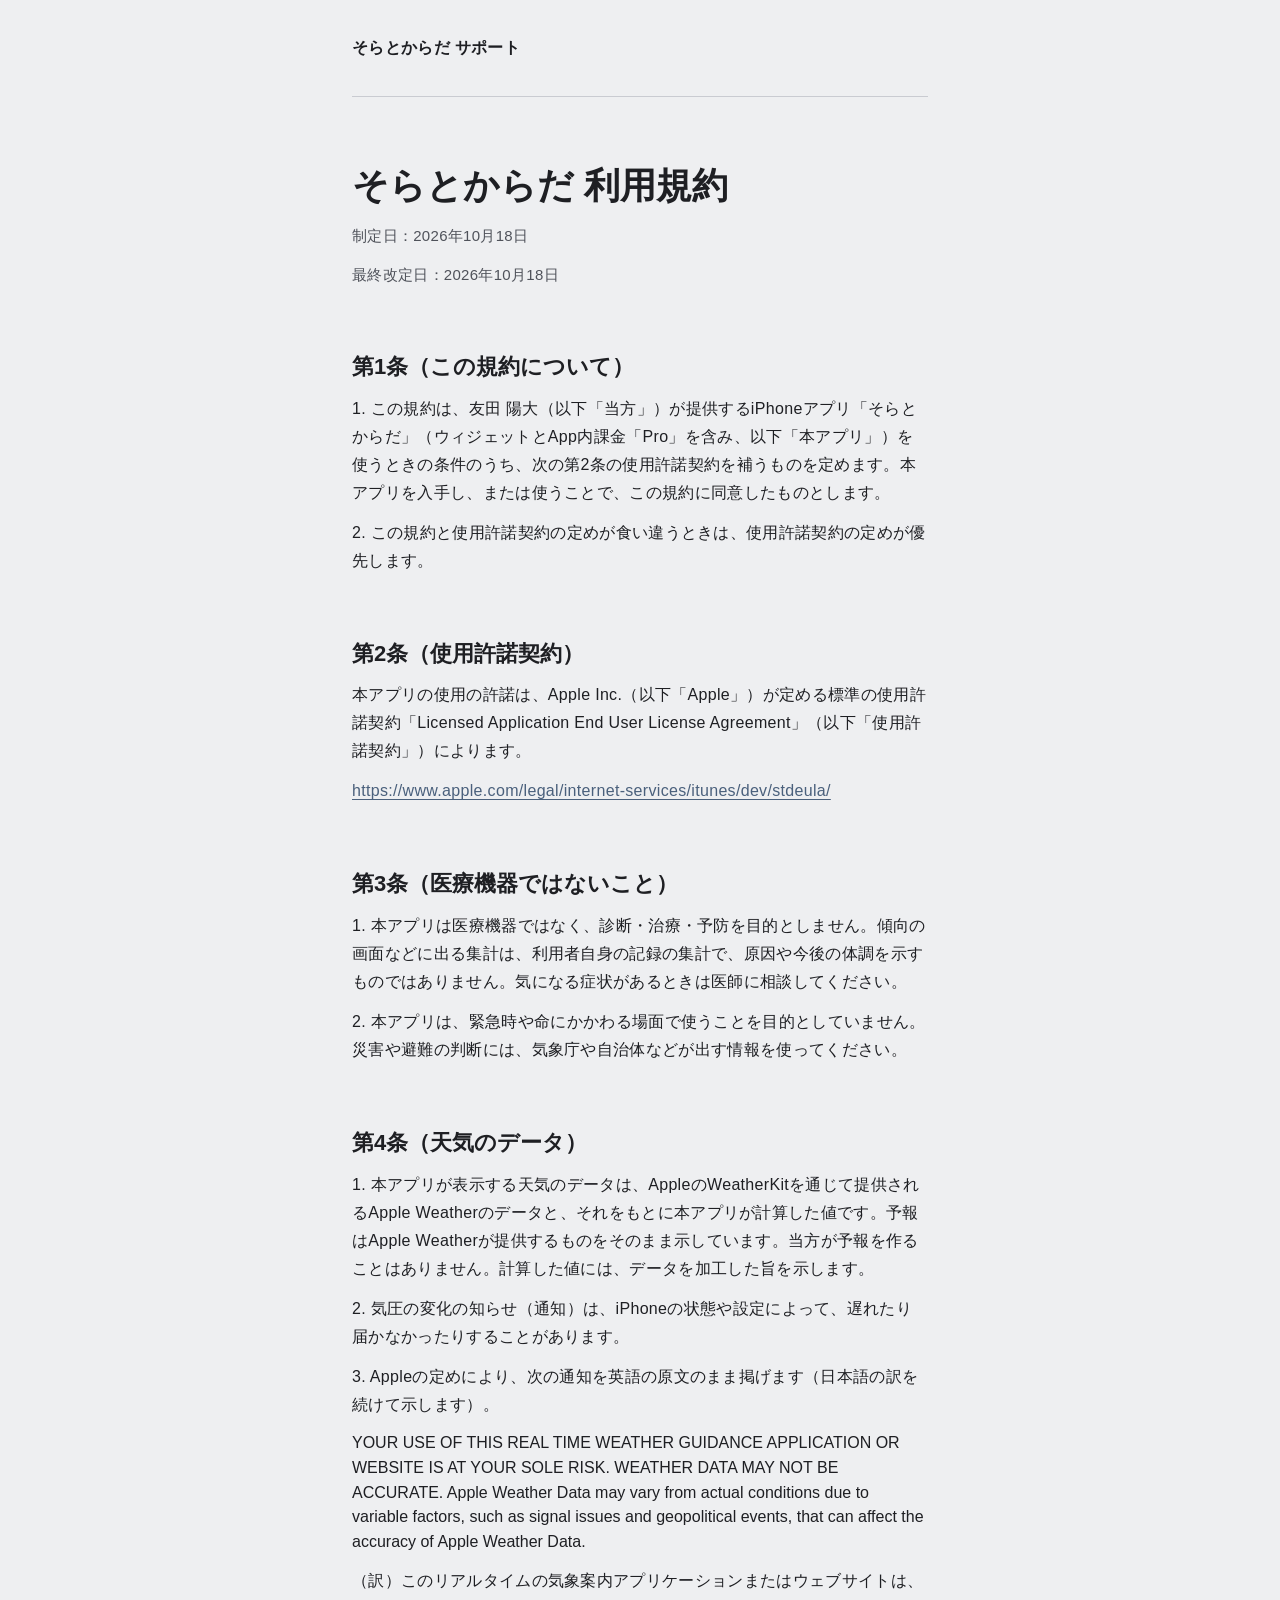
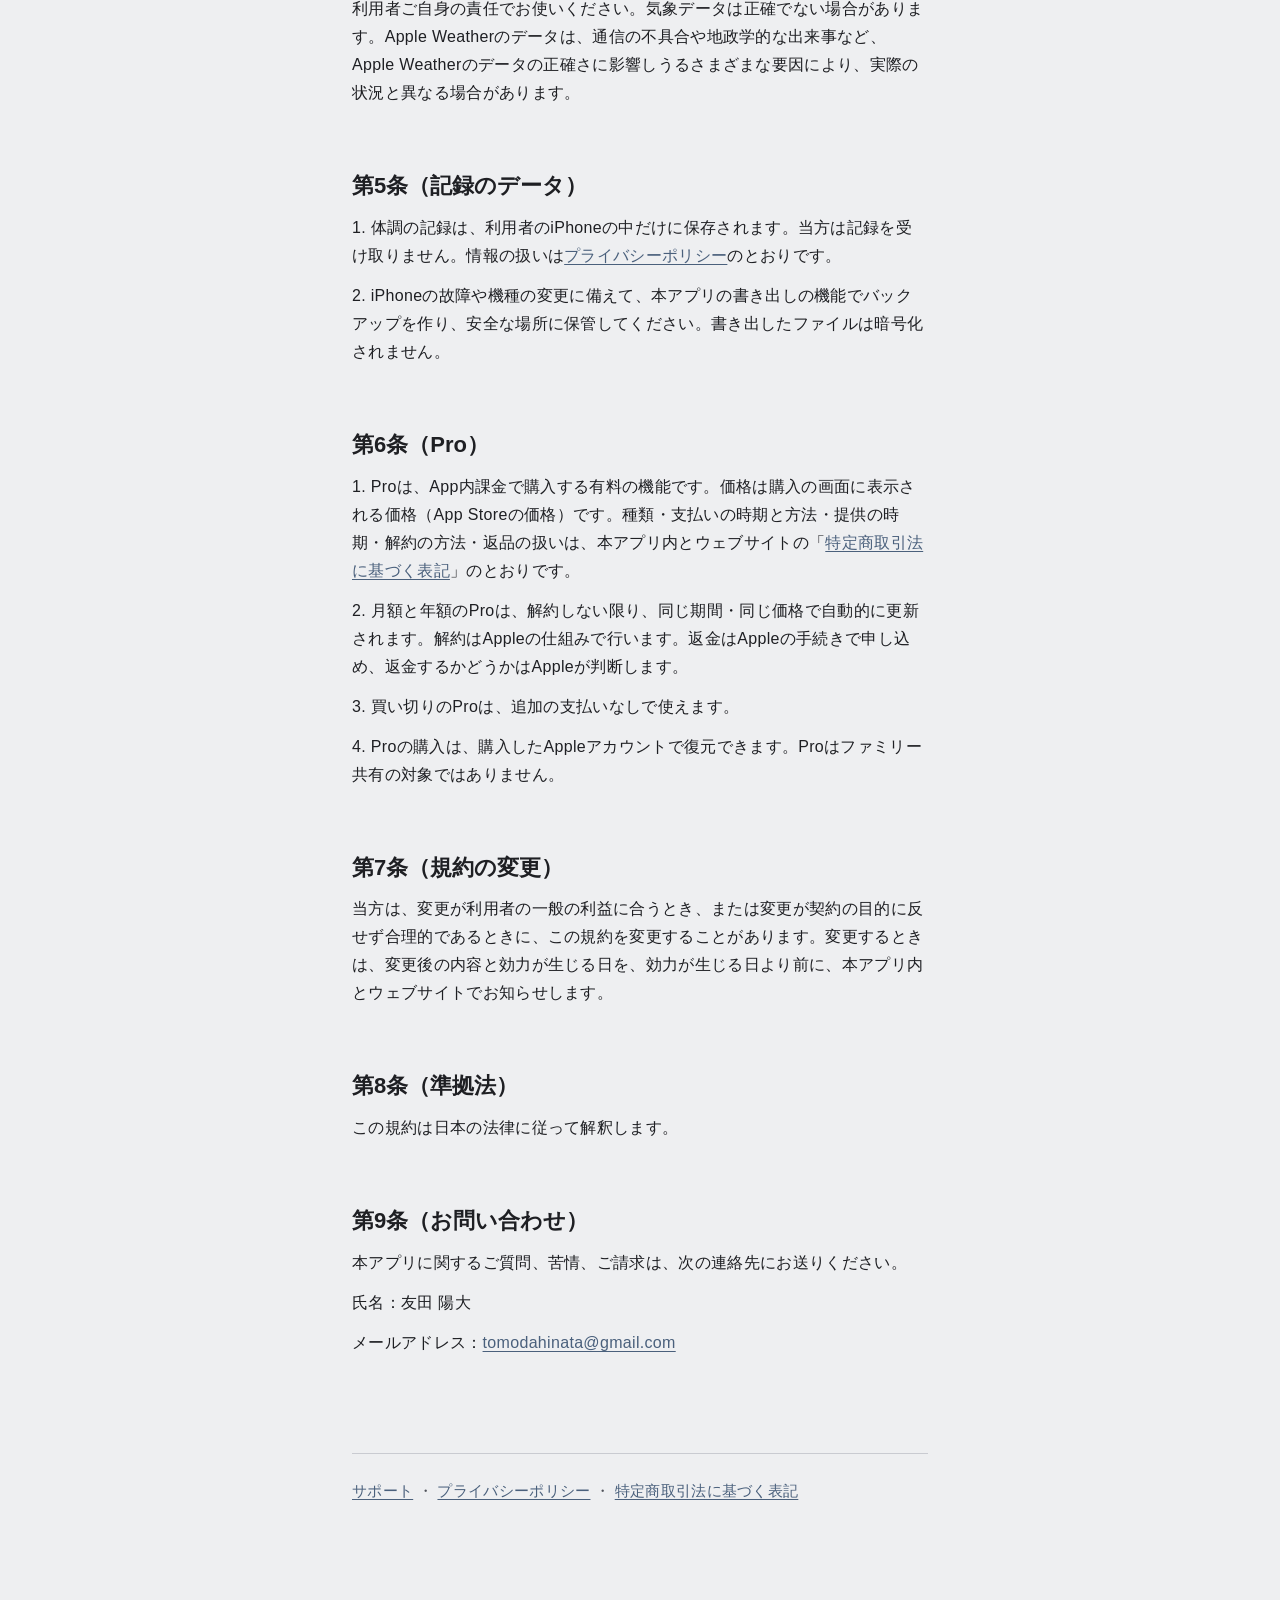
<file: terms/index.html>
<!doctype html>
<html lang="ja">
<head>
<meta charset="utf-8">
<meta name="viewport" content="width=device-width, initial-scale=1">
<title>利用規約 | そらとからだ</title>
<meta name="description" content="iPhoneアプリ「そらとからだ」の利用規約です。Appleの標準の使用許諾契約を補います。">
<link rel="stylesheet" href="../style.css">
</head>
<body>
<a class="skip" href="#main">本文へ移動</a>
<div class="page">
<header>
<a class="home" href="../">そらとからだ サポート</a>
</header>
<main id="main">
<h1>そらとからだ 利用規約</h1>
<p class="meta">制定日：2026年10月18日</p>
<p class="meta">最終改定日：2026年10月18日</p>

<h2 id="article-1">第1条（この規約について）</h2>
<p>1. この規約は、友田 陽大（以下「当方」）が提供するiPhoneアプリ「そらとからだ」（ウィジェットとApp内課金「Pro」を含み、以下「本アプリ」）を使うときの条件のうち、次の第2条の使用許諾契約を補うものを定めます。本アプリを入手し、または使うことで、この規約に同意したものとします。</p>
<p>2. この規約と使用許諾契約の定めが食い違うときは、使用許諾契約の定めが優先します。</p>

<h2 id="article-2">第2条（使用許諾契約）</h2>
<p>本アプリの使用の許諾は、Apple Inc.（以下「Apple」）が定める標準の使用許諾契約「Licensed Application End User License Agreement」（以下「使用許諾契約」）によります。</p>
<p><a href="https://www.apple.com/legal/internet-services/itunes/dev/stdeula/">https://www.apple.com/legal/internet-services/itunes/dev/stdeula/</a></p>

<h2 id="article-3">第3条（医療機器ではないこと）</h2>
<p>1. 本アプリは医療機器ではなく、診断・治療・予防を目的としません。傾向の画面などに出る集計は、利用者自身の記録の集計で、原因や今後の体調を示すものではありません。気になる症状があるときは医師に相談してください。</p>
<p>2. 本アプリは、緊急時や命にかかわる場面で使うことを目的としていません。災害や避難の判断には、気象庁や自治体などが出す情報を使ってください。</p>

<h2 id="article-4">第4条（天気のデータ）</h2>
<p>1. 本アプリが表示する天気のデータは、AppleのWeatherKitを通じて提供されるApple Weatherのデータと、それをもとに本アプリが計算した値です。予報はApple Weatherが提供するものをそのまま示しています。当方が予報を作ることはありません。計算した値には、データを加工した旨を示します。</p>
<p>2. 気圧の変化の知らせ（通知）は、iPhoneの状態や設定によって、遅れたり届かなかったりすることがあります。</p>
<p>3. Appleの定めにより、次の通知を英語の原文のまま掲げます（日本語の訳を続けて示します）。</p>
<p lang="en">YOUR USE OF THIS REAL TIME WEATHER GUIDANCE APPLICATION OR WEBSITE IS AT YOUR SOLE RISK. WEATHER DATA MAY NOT BE ACCURATE. Apple Weather Data may vary from actual conditions due to variable factors, such as signal issues and geopolitical events, that can affect the accuracy of Apple Weather Data.</p>
<p>（訳）このリアルタイムの気象案内アプリケーションまたはウェブサイトは、利用者ご自身の責任でお使いください。気象データは正確でない場合があります。Apple Weatherのデータは、通信の不具合や地政学的な出来事など、Apple Weatherのデータの正確さに影響しうるさまざまな要因により、実際の状況と異なる場合があります。</p>

<h2 id="article-5">第5条（記録のデータ）</h2>
<p>1. 体調の記録は、利用者のiPhoneの中だけに保存されます。当方は記録を受け取りません。情報の扱いは<a href="../privacy/">プライバシーポリシー</a>のとおりです。</p>
<p>2. iPhoneの故障や機種の変更に備えて、本アプリの書き出しの機能でバックアップを作り、安全な場所に保管してください。書き出したファイルは暗号化されません。</p>

<h2 id="article-6">第6条（Pro）</h2>
<p>1. Proは、App内課金で購入する有料の機能です。価格は購入の画面に表示される価格（App Storeの価格）です。種類・支払いの時期と方法・提供の時期・解約の方法・返品の扱いは、本アプリ内とウェブサイトの「<a href="../tokushoho/">特定商取引法に基づく表記</a>」のとおりです。</p>
<p>2. 月額と年額のProは、解約しない限り、同じ期間・同じ価格で自動的に更新されます。解約はAppleの仕組みで行います。返金はAppleの手続きで申し込め、返金するかどうかはAppleが判断します。</p>
<p>3. 買い切りのProは、追加の支払いなしで使えます。</p>
<p>4. Proの購入は、購入したAppleアカウントで復元できます。Proはファミリー共有の対象ではありません。</p>

<h2 id="article-7">第7条（規約の変更）</h2>
<p>当方は、変更が利用者の一般の利益に合うとき、または変更が契約の目的に反せず合理的であるときに、この規約を変更することがあります。変更するときは、変更後の内容と効力が生じる日を、効力が生じる日より前に、本アプリ内とウェブサイトでお知らせします。</p>

<h2 id="article-8">第8条（準拠法）</h2>
<p>この規約は日本の法律に従って解釈します。</p>

<h2 id="article-9">第9条（お問い合わせ）</h2>
<p>本アプリに関するご質問、苦情、ご請求は、次の連絡先にお送りください。</p>
<p>氏名：友田 陽大</p>
<p>メールアドレス：<a href="mailto:tomodahinata@gmail.com">tomodahinata@gmail.com</a></p>

<footer><p class="meta"><a href="../">サポート</a> ・ <a href="../privacy/">プライバシーポリシー</a> ・ <a href="../tokushoho/">特定商取引法に基づく表記</a></p></footer>
</main>
</div>
</body>
</html>
</file>
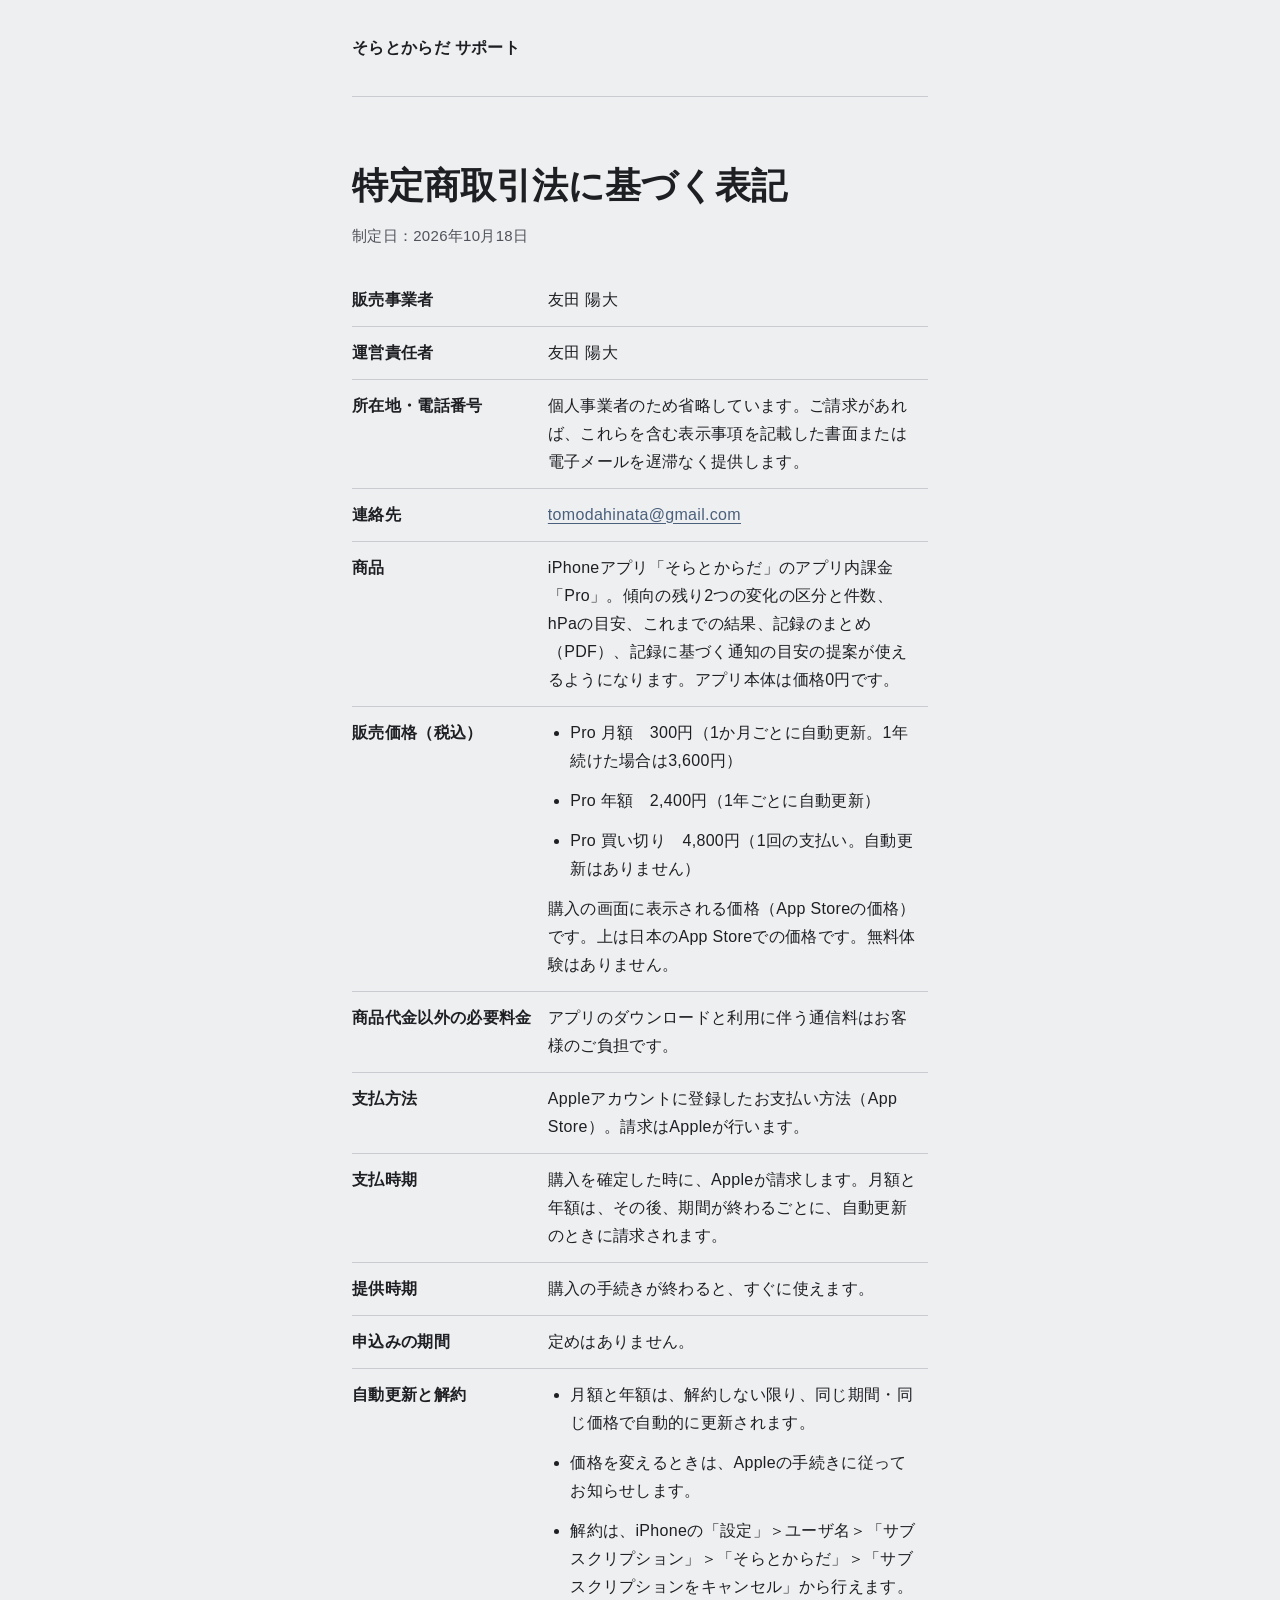
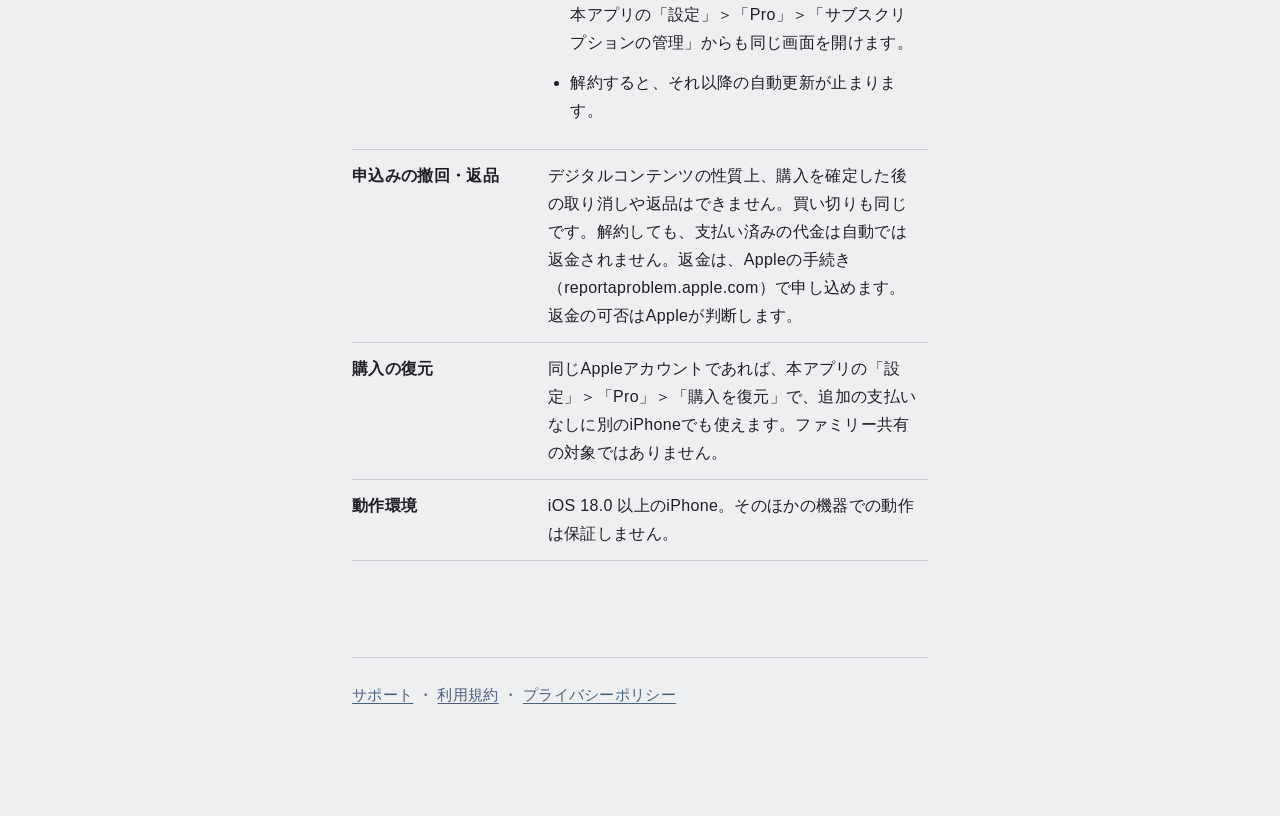
<file: tokushoho/index.html>
<!doctype html>
<html lang="ja">
<head>
<meta charset="utf-8">
<meta name="viewport" content="width=device-width, initial-scale=1">
<title>特定商取引法に基づく表記 | そらとからだ</title>
<meta name="description" content="iPhoneアプリ「そらとからだ」のアプリ内課金（Pro）についての特定商取引法に基づく表記です。">
<link rel="stylesheet" href="../style.css">
</head>
<body>
<a class="skip" href="#main">本文へ移動</a>
<div class="page">
<header>
<a class="home" href="../">そらとからだ サポート</a>
</header>
<main id="main">
<h1>特定商取引法に基づく表記</h1>
<p class="meta">制定日：2026年10月18日</p>
<table>
<tr><th>販売事業者</th><td>友田 陽大</td></tr>
<tr><th>運営責任者</th><td>友田 陽大</td></tr>
<tr><th>所在地・電話番号</th><td>個人事業者のため省略しています。ご請求があれば、これらを含む表示事項を記載した書面または電子メールを遅滞なく提供します。</td></tr>
<tr><th>連絡先</th><td><a href="mailto:tomodahinata@gmail.com">tomodahinata@gmail.com</a></td></tr>
<tr><th>商品</th><td><p>iPhoneアプリ「そらとからだ」のアプリ内課金「Pro」。傾向の残り2つの変化の区分と件数、hPaの目安、これまでの結果、記録のまとめ（PDF）、記録に基づく通知の目安の提案が使えるようになります。アプリ本体は価格0円です。</p></td></tr>
<tr><th>販売価格（税込）</th><td><ul><li>Pro 月額　300円（1か月ごとに自動更新。1年続けた場合は3,600円）</li><li>Pro 年額　2,400円（1年ごとに自動更新）</li><li>Pro 買い切り　4,800円（1回の支払い。自動更新はありません）</li></ul><p>購入の画面に表示される価格（App Storeの価格）です。上は日本のApp Storeでの価格です。無料体験はありません。</p></td></tr>
<tr><th>商品代金以外の必要料金</th><td>アプリのダウンロードと利用に伴う通信料はお客様のご負担です。</td></tr>
<tr><th>支払方法</th><td>Appleアカウントに登録したお支払い方法（App Store）。請求はAppleが行います。</td></tr>
<tr><th>支払時期</th><td>購入を確定した時に、Appleが請求します。月額と年額は、その後、期間が終わるごとに、自動更新のときに請求されます。</td></tr>
<tr><th>提供時期</th><td>購入の手続きが終わると、すぐに使えます。</td></tr>
<tr><th>申込みの期間</th><td>定めはありません。</td></tr>
<tr><th>自動更新と解約</th><td><ul><li>月額と年額は、解約しない限り、同じ期間・同じ価格で自動的に更新されます。</li><li>価格を変えるときは、Appleの手続きに従ってお知らせします。</li><li>解約は、iPhoneの「設定」＞ユーザ名＞「サブスクリプション」＞「そらとからだ」＞「サブスクリプションをキャンセル」から行えます。本アプリの「設定」＞「Pro」＞「サブスクリプションの管理」からも同じ画面を開けます。</li><li>解約すると、それ以降の自動更新が止まります。</li></ul></td></tr>
<tr><th>申込みの撤回・返品</th><td><p>デジタルコンテンツの性質上、購入を確定した後の取り消しや返品はできません。買い切りも同じです。解約しても、支払い済みの代金は自動では返金されません。返金は、Appleの手続き（reportaproblem.apple.com）で申し込めます。返金の可否はAppleが判断します。</p></td></tr>
<tr><th>購入の復元</th><td><p>同じAppleアカウントであれば、本アプリの「設定」＞「Pro」＞「購入を復元」で、追加の支払いなしに別のiPhoneでも使えます。ファミリー共有の対象ではありません。</p></td></tr>
<tr><th>動作環境</th><td>iOS 18.0 以上のiPhone。そのほかの機器での動作は保証しません。</td></tr>
</table>

<footer><p class="meta"><a href="../">サポート</a> ・ <a href="../terms/">利用規約</a> ・ <a href="../privacy/">プライバシーポリシー</a></p></footer>
</main>
</div>
</body>
</html>
</file>
<file: style.css>
/* layout: archetype=Long Document · axis=left-biased · date=2026-10-18 */
/*
 * そらとからだ サポートの共通の stylesheet。外部のフォント・画像・script は読み込まない（訪問者の情報を第三者に送らない）。
 * 色はアプリの token（sorakara の docs/design.md の色の表: 夕暮れの青灰、色相 約 255°）から取り、16 進で書く。
 * アプリと同じく、ライトも暗めの地（#EEEFF1）にし、純白を使わない。
 * scripts/check-site.mjs が、light と dark の両方で文字と背景の組が WCAG 2.2 AA（本文 4.5:1、focus の枠 3:1）を満たすかを
 * この file の値から計算する。値を変えたら `node scripts/check-site.mjs` を走らせる。
 */
:root {
  color-scheme: light dark;
  --ink: #1e1f23;
  --ink-soft: #4f525a;
  --ground: #eeeff1;
  --surface: #e4e5e8;
  --line: #c9cbd1;
  --accent: #4a607c;
  --focus: #4a607c;
}
@media (prefers-color-scheme: dark) {
  :root {
    --ink: #e6e6eb;
    --ink-soft: #a4a6ad;
    --ground: #121214;
    --surface: #1c1c1f;
    --line: #38383e;
    --accent: #9db2cc;
    --focus: #9db2cc;
  }
}

* { box-sizing: border-box; }
html, body { overflow-x: clip; }
body {
  margin: 0;
  background: var(--ground);
  color: var(--ink);
  font-family: "Hiragino Sans", "Hiragino Kaku Gothic ProN", "Yu Gothic", "Noto Sans JP", Meiryo, -apple-system, BlinkMacSystemFont, "Helvetica Neue", sans-serif;
  font-size: 1rem;
  font-weight: 400;
  line-height: 1.55;
  -webkit-text-size-adjust: 100%;
  text-size-adjust: 100%;
}
:lang(ja) { line-break: strict; word-break: normal; overflow-wrap: anywhere; line-height: 1.75; letter-spacing: 0.02em; }
:lang(ja) h1, :lang(ja) h2, :lang(ja) h3 { word-break: auto-phrase; line-height: 1.4; letter-spacing: 0; }
@supports (text-autospace: normal) { :lang(ja) { text-autospace: normal; } }
/* 利用規約の WeatherKit の通知（英語の原文）。日本語の字間を当てない。 */
:lang(en) { letter-spacing: 0; line-height: 1.55; }

.skip { position: absolute; left: 16px; top: -48px; padding: 8px 12px; background: var(--ground); color: var(--ink); }
.skip:focus { top: 8px; }

.page { width: min(36em, 100% - 32px); margin: 0 auto; padding: 24px 0 96px; }
header { display: flex; flex-wrap: wrap; gap: 12px 24px; align-items: baseline; justify-content: space-between; padding-bottom: 24px; border-bottom: 1px solid var(--line); }
header a { color: var(--ink-soft); text-decoration: none; }
header a:hover { color: var(--ink); text-decoration: underline; }
.home { font-weight: 700; color: var(--ink); }

h1 { font-size: clamp(1.75rem, 1.5vw + 1.4rem, 2.25rem); font-weight: 700; margin: 64px 0 12px; }
h2 { font-size: 1.375rem; font-weight: 700; margin: 64px 0 12px; }
h3 { font-size: 1.0625rem; font-weight: 700; margin: 40px 0 8px; }
p, li { margin: 0 0 12px; }
ul { padding-left: 1.4em; margin: 0 0 12px; }
.lead { color: var(--ink-soft); }
.meta { color: var(--ink-soft); font-size: 0.9375rem; }
.summary { margin: 24px 0 0; padding: 16px 0 4px; border-top: 2px solid var(--accent); border-bottom: 1px solid var(--line); }
.summary li { margin-bottom: 8px; }
.contact { margin: 24px 0; padding: 16px; background: var(--surface); border-radius: 12px; }
.contact p:last-child { margin-bottom: 0; }

a { color: var(--accent); text-underline-offset: 0.2em; }
a:focus-visible, .skip:focus { outline: 3px solid var(--focus); outline-offset: 2px; }
/* 指で押す link は 44pt 以上の高さを取る（iOS の HIG）。 */
nav a, .related a, header a { display: inline-block; min-height: 44px; padding: 10px 0; }

table { width: 100%; border-collapse: collapse; margin: 24px 0; }
caption { text-align: left; font-weight: 700; padding: 0 0 8px; }
th, td { text-align: left; vertical-align: top; padding: 12px 8px 12px 0; border-bottom: 1px solid var(--line); }
th { width: 34%; font-weight: 700; }
td p:last-child, td ul:last-child { margin-bottom: 0; }
@media (max-width: 480px) {
  th, td { display: block; width: 100%; padding: 8px 0; }
  th { border-bottom: 0; padding-bottom: 0; }
}

footer { margin-top: 96px; padding-top: 24px; border-top: 1px solid var(--line); }
</file>
